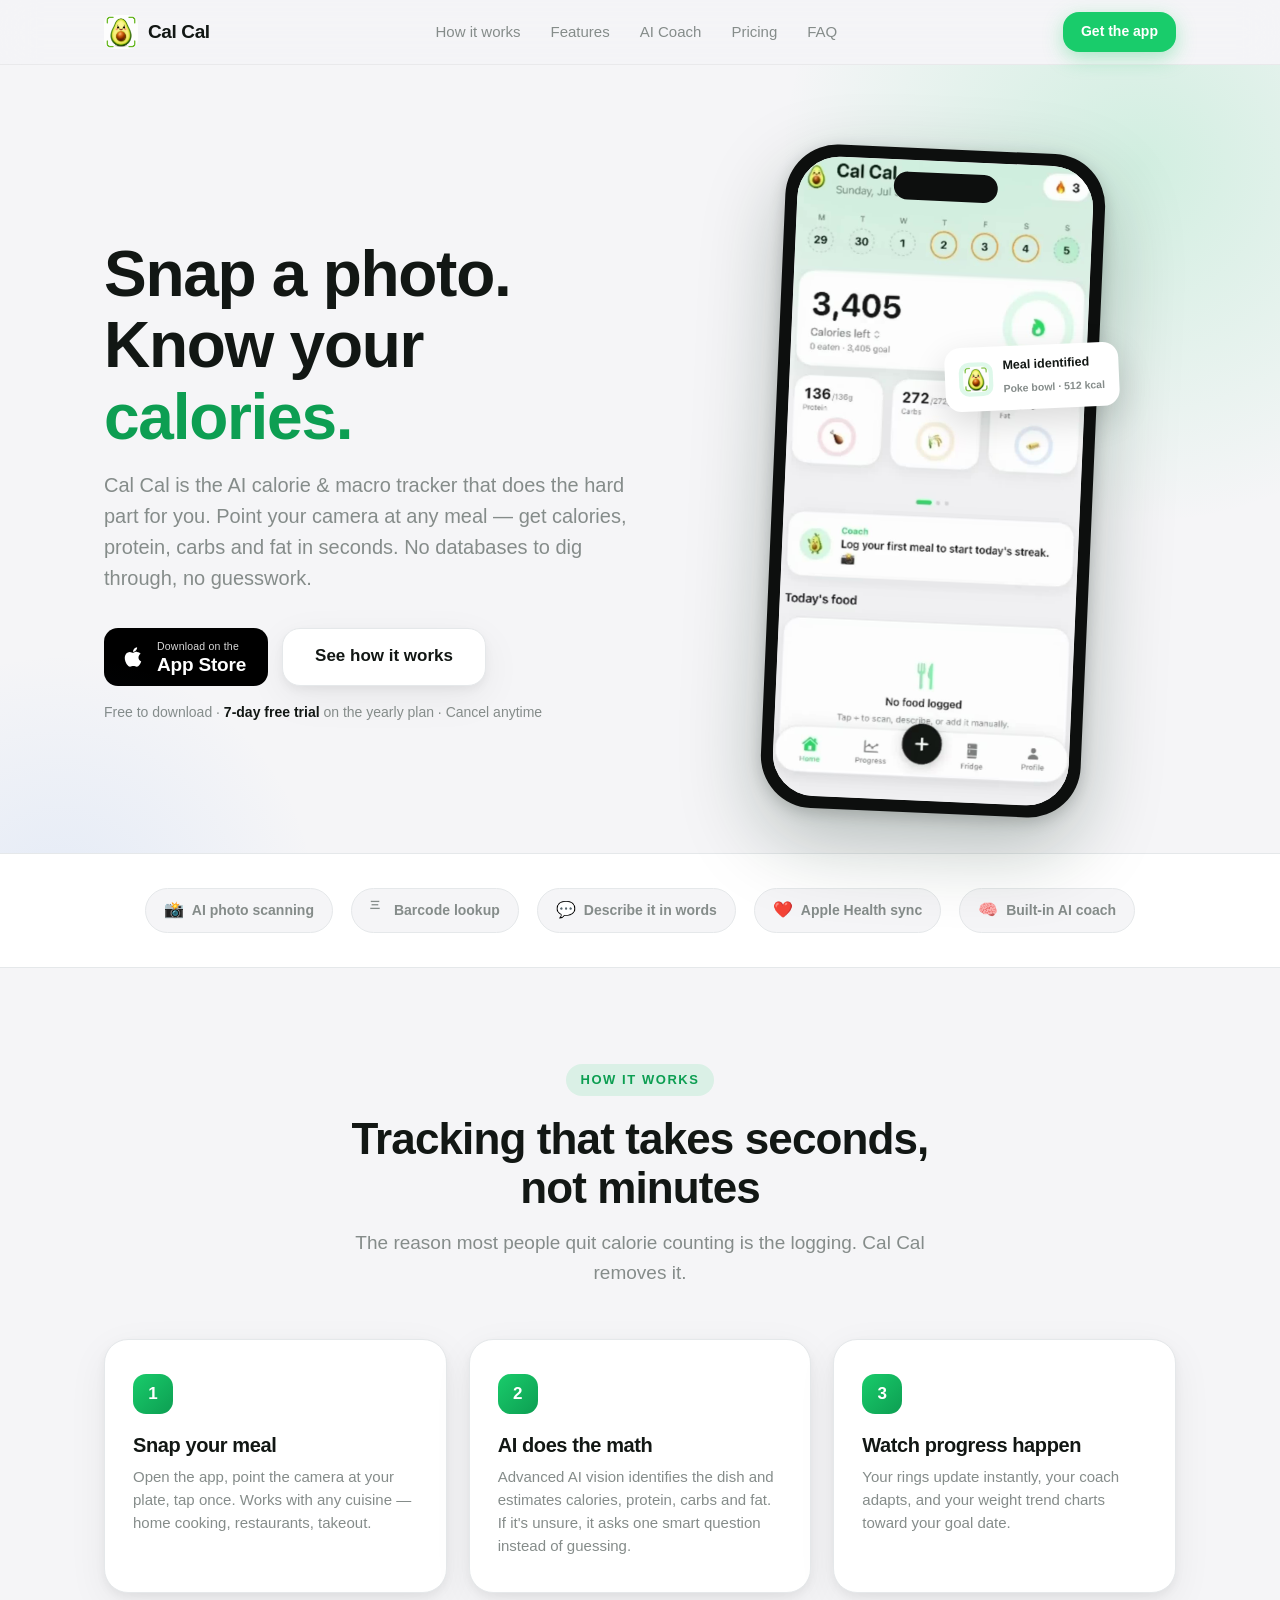
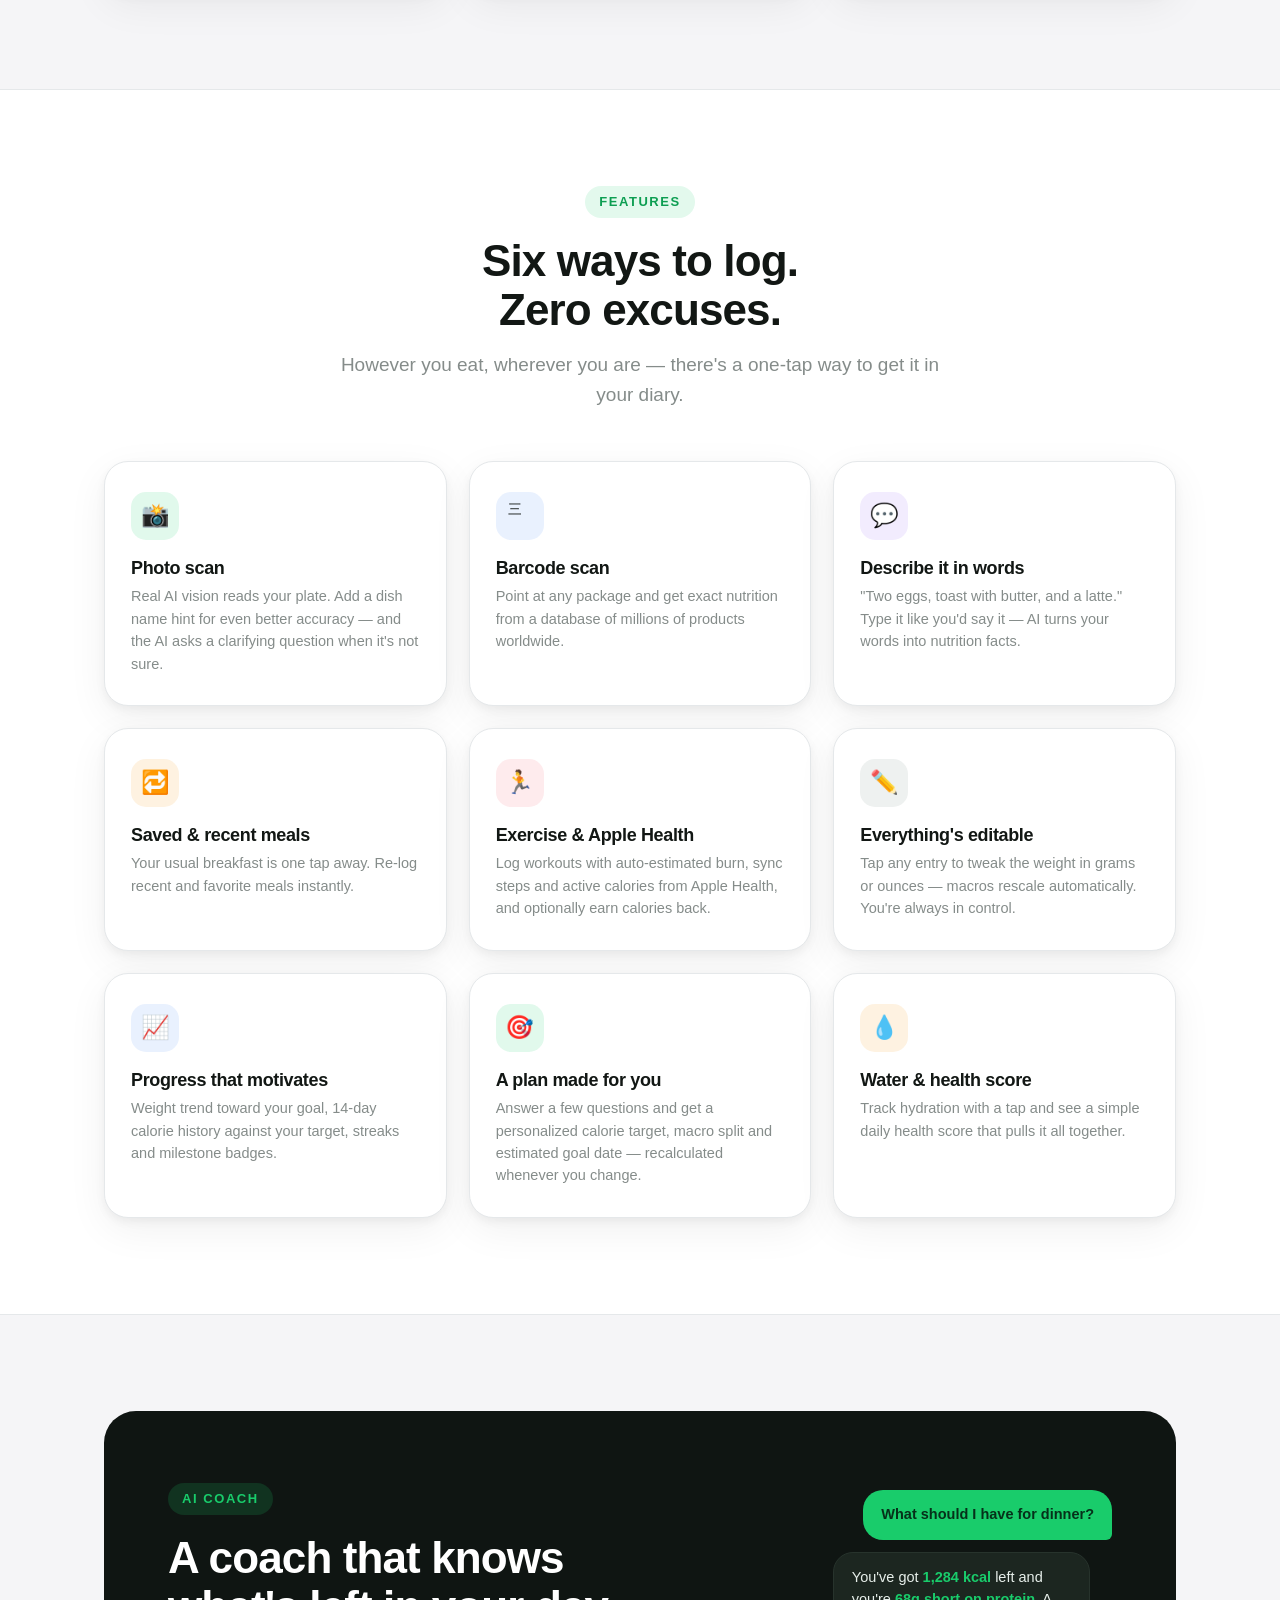
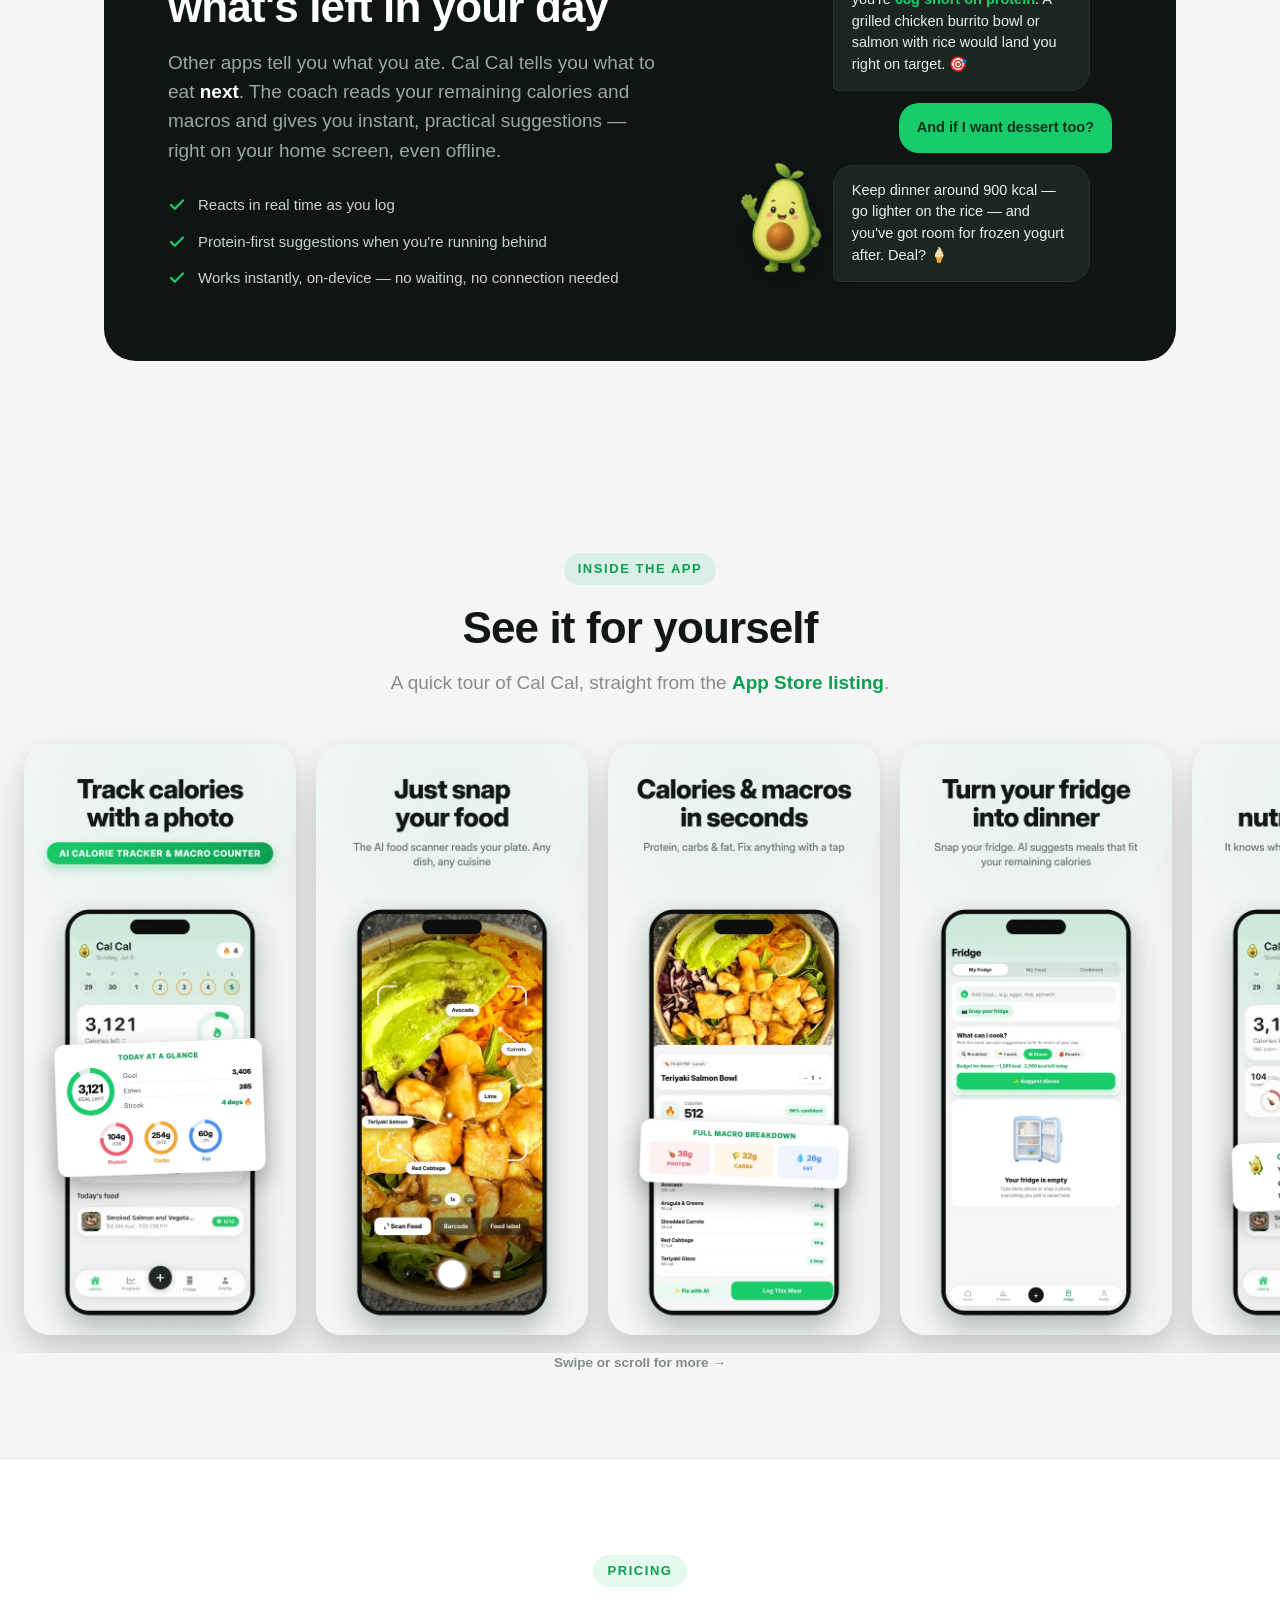
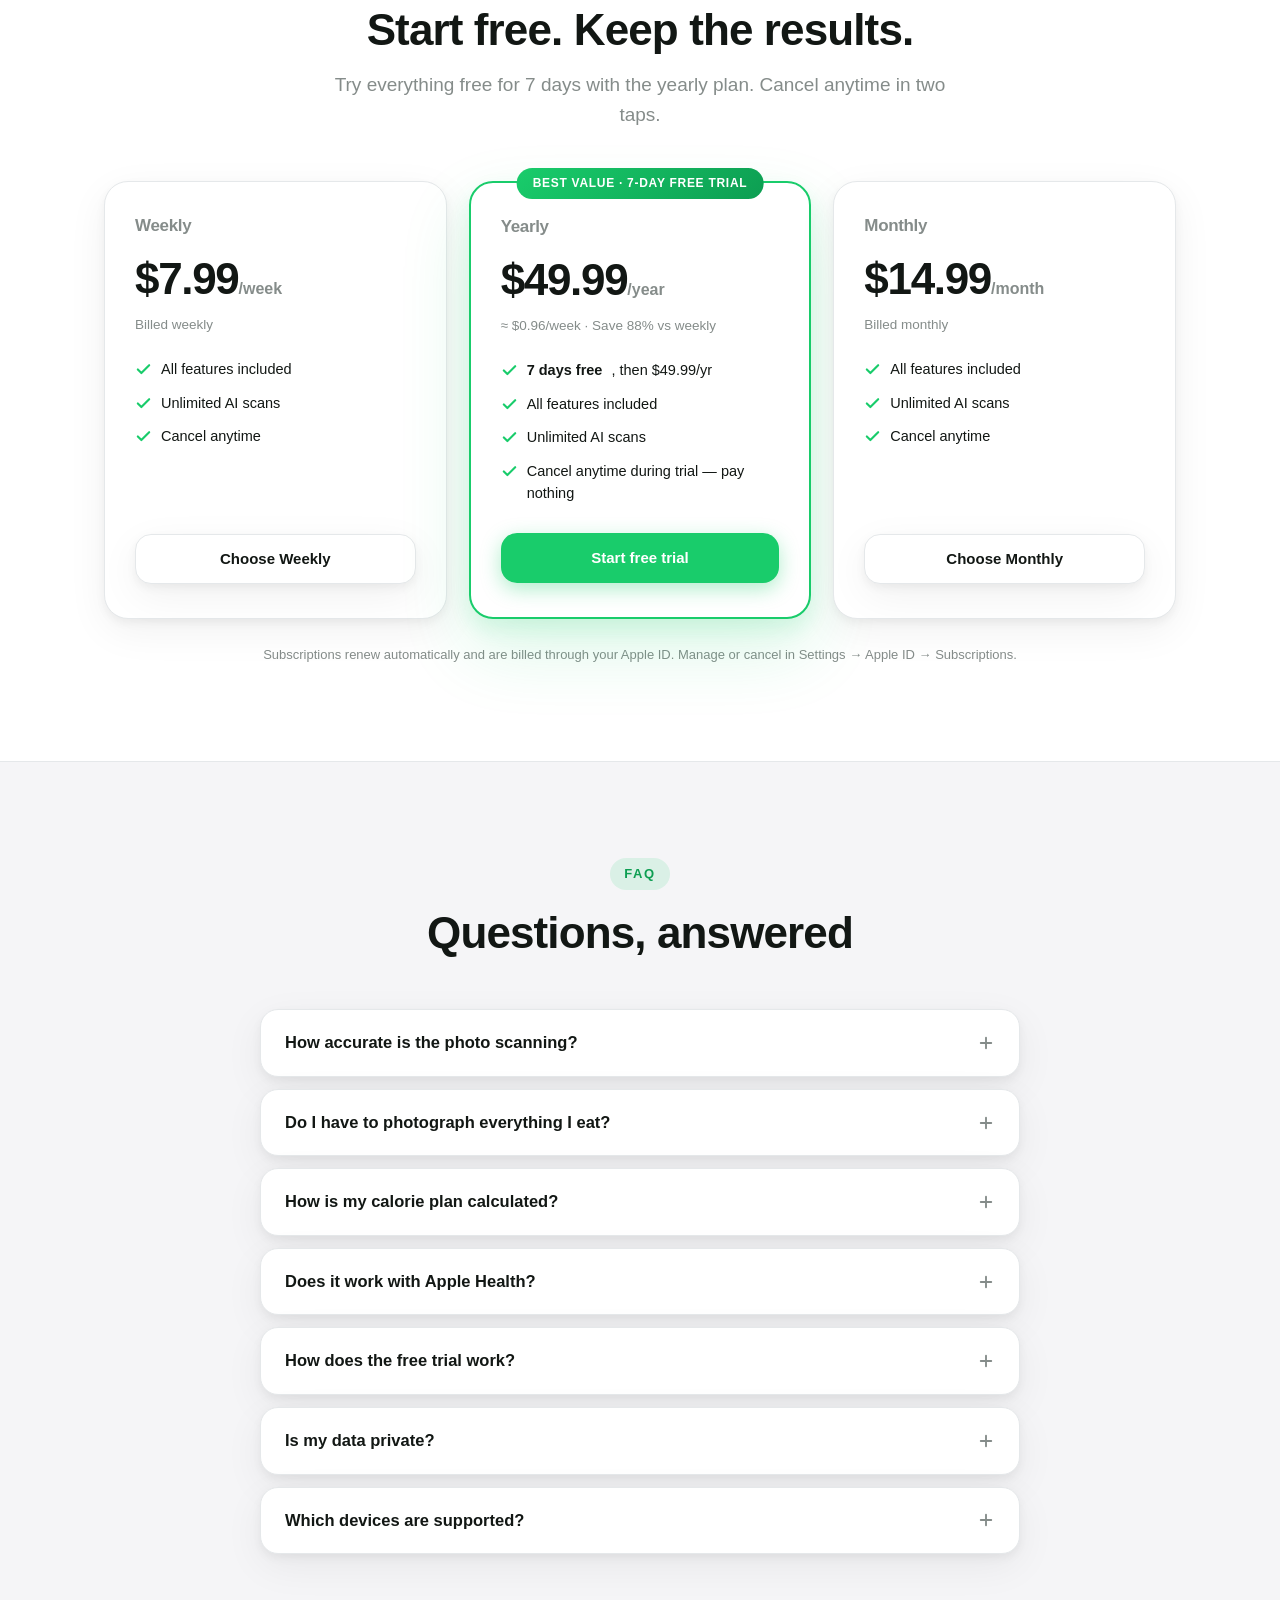
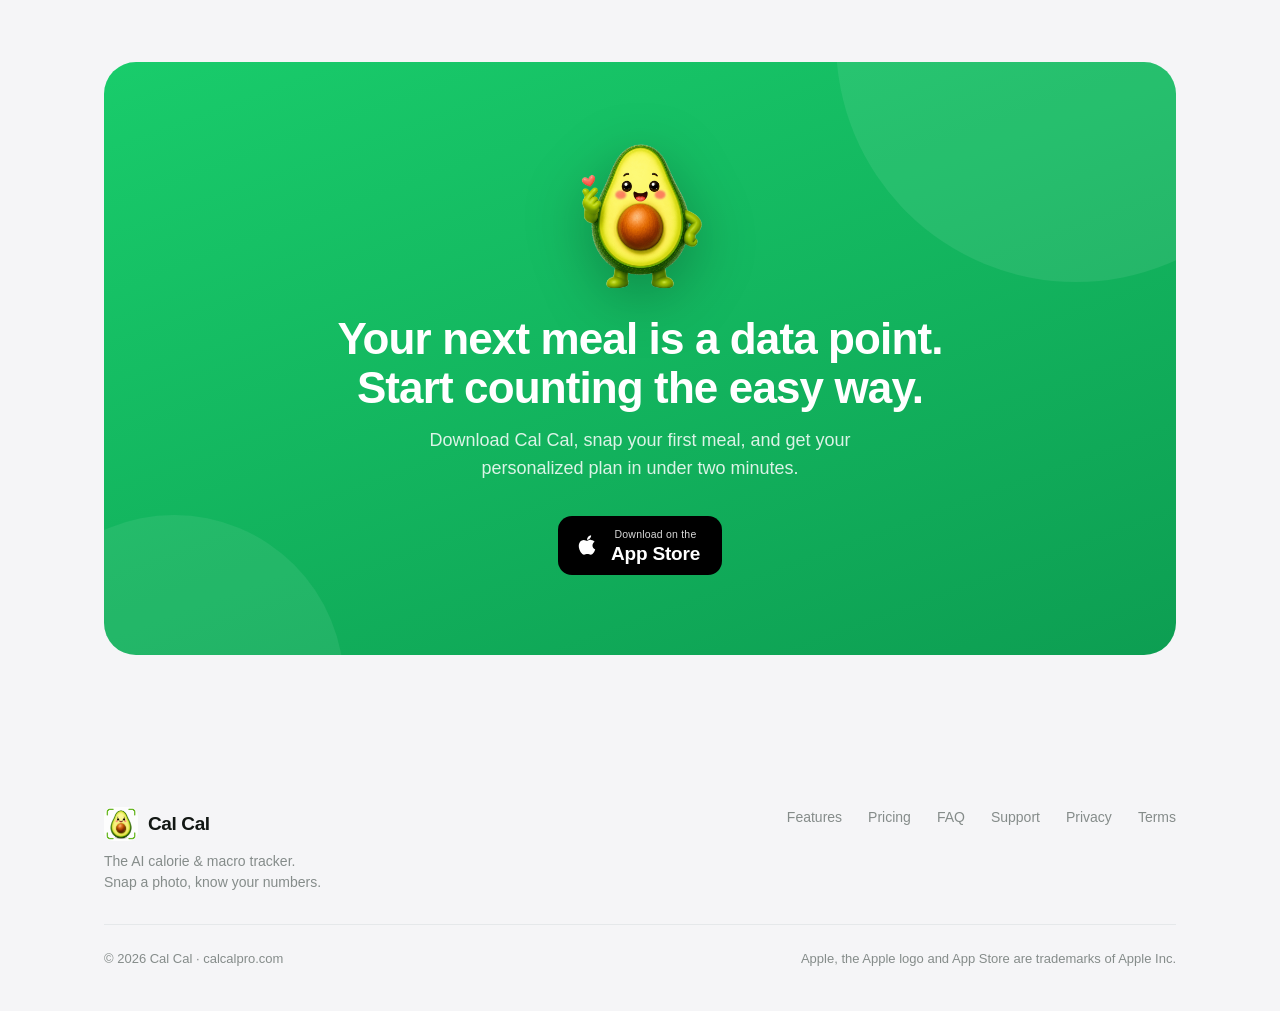
<file: index.html>
<!DOCTYPE html>
<html lang="en">
<head>
<meta charset="UTF-8">
<meta name="viewport" content="width=device-width, initial-scale=1.0">
<title>Cal Cal — Snap a photo. Know your calories.</title>
<meta name="description" content="Cal Cal is the AI calorie & macro tracker. Snap a photo of your meal and get calories, protein, carbs and fat in seconds. Barcode scanning, AI coach, progress charts and Apple Health.">
<link rel="canonical" href="https://calcalpro.com/">
<meta property="og:title" content="Cal Cal — Snap a photo. Know your calories.">
<meta property="og:description" content="The AI calorie & macro tracker. Point your camera at any meal and get calories and macros in seconds.">
<meta property="og:url" content="https://calcalpro.com/">
<meta property="og:type" content="website">
<meta property="og:image" content="https://calcalpro.com/img/og.png">
<meta name="twitter:card" content="summary_large_image">
<meta name="twitter:image" content="https://calcalpro.com/img/og.png">
<meta name="theme-color" content="#19CC6B">
<meta name="apple-itunes-app" content="app-id=6787576503">
<link rel="icon" type="image/png" href="img/favicon.png">
<link rel="apple-touch-icon" href="img/apple-touch-icon.png">
<script type="application/ld+json">
{
  "@context": "https://schema.org",
  "@type": "MobileApplication",
  "name": "Cal Cal: AI Calorie Counter",
  "operatingSystem": "iOS 17.0 or later",
  "applicationCategory": "HealthApplication",
  "url": "https://calcalpro.com/",
  "installUrl": "https://apps.apple.com/us/app/cal-cal-ai-calorie-counter/id6787576503",
  "image": "https://calcalpro.com/img/og.png",
  "description": "Cal Cal is the AI calorie and macro tracker. Snap a photo of your meal and get calories, protein, carbs and fat in seconds.",
  "offers": {
    "@type": "Offer",
    "price": "0",
    "priceCurrency": "USD"
  }
}
</script>
<style>
  :root{
    --accent:#19CC6B; --accent-dark:#0D9E52;
    --protein:#F2596B; --carbs:#F7A32E; --fat:#4D8FF2;
    --bg:#F5F5F7; --card:#FFFFFF;
    --ink:#121714; --ink-2:#858C8A; --hairline:#E5E8EA;
    --radius:24px;
    --shadow:0 4px 10px rgba(0,0,0,.05), 0 12px 40px rgba(0,0,0,.06);
    --font:-apple-system,BlinkMacSystemFont,"SF Pro Display","Segoe UI",Roboto,Inter,Helvetica,Arial,sans-serif;
  }
  *{margin:0;padding:0;box-sizing:border-box}
  html{scroll-behavior:smooth;-webkit-text-size-adjust:100%}
  body{font-family:var(--font);background:var(--bg);color:var(--ink);line-height:1.55;overflow-x:hidden}
  img,svg{display:block;max-width:100%}
  a{color:inherit;text-decoration:none}
  .wrap{max-width:1120px;margin:0 auto;padding:0 24px}
  section{padding:96px 0}
  h1,h2,h3{letter-spacing:-.02em;line-height:1.12}
  h2{font-size:clamp(30px,4.4vw,44px);font-weight:800}
  .kicker{display:inline-block;font-size:13px;font-weight:700;letter-spacing:.12em;text-transform:uppercase;color:var(--accent-dark);background:rgba(25,204,107,.12);padding:6px 14px;border-radius:999px;margin-bottom:18px}
  .sub{font-size:19px;color:var(--ink-2);max-width:640px;margin-top:16px}
  .center{text-align:center}
  .center .sub{margin-left:auto;margin-right:auto}

  /* ---------- header ---------- */
  header{position:sticky;top:0;z-index:50;background:rgba(245,245,247,.82);backdrop-filter:saturate(180%) blur(18px);-webkit-backdrop-filter:saturate(180%) blur(18px);border-bottom:1px solid rgba(0,0,0,.05)}
  .nav{display:flex;align-items:center;justify-content:space-between;height:64px}
  .logo{display:flex;align-items:center;gap:10px;font-weight:800;font-size:19px;letter-spacing:-.02em}
  .logo img{width:34px;height:34px;border-radius:9px}
  .nav-links{display:flex;gap:30px;font-size:15px;font-weight:500;color:var(--ink-2)}
  .nav-links a:hover{color:var(--ink)}
  .btn{display:inline-flex;align-items:center;justify-content:center;gap:8px;font-weight:600;border-radius:16px;cursor:pointer;transition:transform .15s ease,box-shadow .15s ease,background .15s ease;border:0}
  .btn:active{transform:scale(.97)}
  .btn-primary{background:var(--accent);color:#fff;box-shadow:0 6px 20px rgba(25,204,107,.35)}
  .btn-primary:hover{background:var(--accent-dark)}
  .btn-nav{height:40px;padding:0 18px;font-size:14px}
  .btn-big{height:58px;padding:0 32px;font-size:17px;border-radius:18px}
  .btn-ghost{background:#fff;color:var(--ink);border:1px solid var(--hairline);box-shadow:var(--shadow)}
  .btn-ghost:hover{border-color:#d5d9db}
  @media(max-width:760px){.nav-links{display:none}}

  /* ---------- hero ---------- */
  .hero{padding:84px 0 40px;position:relative}
  .hero .wrap{display:grid;grid-template-columns:1.05fr .95fr;gap:48px;align-items:center}
  .hero h1{font-size:clamp(40px,6vw,64px);font-weight:800}
  .hero h1 em{font-style:normal;color:var(--accent-dark);position:relative;white-space:nowrap}
  .hero .sub{font-size:20px}
  .hero-ctas{display:flex;gap:14px;margin-top:34px;flex-wrap:wrap;align-items:center}
  .hero-note{margin-top:16px;font-size:14px;color:var(--ink-2)}
  .hero-note strong{color:var(--ink)}
  .hero-bg{position:absolute;inset:0;pointer-events:none;overflow:hidden}
  .hero-bg::before{content:"";position:absolute;width:720px;height:720px;right:-220px;top:-260px;border-radius:50%;background:radial-gradient(closest-side,rgba(25,204,107,.16),transparent)}
  .hero-bg::after{content:"";position:absolute;width:520px;height:520px;left:-200px;bottom:-320px;border-radius:50%;background:radial-gradient(closest-side,rgba(77,143,242,.10),transparent)}
  @media(max-width:900px){.hero .wrap{grid-template-columns:1fr;gap:56px}.hero{padding-top:56px}}

  /* app store badge */
  .store-badge{display:inline-flex;align-items:center;gap:11px;background:#000;color:#fff;border-radius:14px;padding:10px 22px 10px 16px;transition:transform .15s ease,opacity .15s ease}
  .store-badge:hover{opacity:.85}
  .store-badge:active{transform:scale(.97)}
  .store-badge .apple{width:26px;height:26px}
  .store-badge small{display:block;font-size:10.5px;font-weight:400;opacity:.85;letter-spacing:.02em}
  .store-badge b{display:block;font-size:19px;font-weight:600;letter-spacing:-.01em;line-height:1.15}

  /* ---------- phone mockup ---------- */
  .phone-scene{display:flex;justify-content:center;perspective:1200px}
  .phone{width:320px;background:#0d0f0e;border-radius:52px;padding:12px;box-shadow:0 30px 80px rgba(10,40,25,.28),0 4px 16px rgba(0,0,0,.18);transform:rotate(2.5deg)}
  .screen{background:var(--bg);border-radius:42px;overflow:hidden;position:relative;height:640px}
  .notch{position:absolute;top:12px;left:50%;transform:translateX(-50%);width:104px;height:28px;background:#0d0f0e;border-radius:16px;z-index:5}
  .scr-video{position:absolute;inset:0;width:100%;height:100%;object-fit:cover;object-position:center top}
  .scan-chip{position:absolute;top:196px;right:-26px;background:#fff;border-radius:16px;box-shadow:0 12px 34px rgba(0,0,0,.14);padding:10px 14px;display:flex;gap:10px;align-items:center;transform:rotate(-2.5deg);animation:float 5s ease-in-out infinite}
  .scan-chip .ico{width:34px;height:34px;border-radius:10px;background:rgba(25,204,107,.14);display:flex;align-items:center;justify-content:center;font-size:17px}
  .scan-chip b{font-size:12.5px;display:block}
  .scan-chip small{font-size:10.5px;color:var(--ink-2);font-weight:600}
  @keyframes float{0%,100%{transform:rotate(-2.5deg) translateY(0)}50%{transform:rotate(-2.5deg) translateY(-9px)}}
  @media(max-width:380px){.phone{width:290px}.screen{height:600px}}

  /* ---------- logos strip ---------- */
  .strip{padding:34px 0;border-top:1px solid var(--hairline);border-bottom:1px solid var(--hairline);background:#fff}
  .strip .wrap{display:flex;gap:18px;justify-content:center;flex-wrap:wrap}
  .pill{display:flex;align-items:center;gap:8px;font-size:14px;font-weight:600;color:var(--ink-2);background:var(--bg);border:1px solid var(--hairline);border-radius:999px;padding:9px 18px}
  .pill span{font-size:16px}

  /* ---------- how it works ---------- */
  .steps{display:grid;grid-template-columns:repeat(3,1fr);gap:22px;margin-top:52px}
  .step{background:var(--card);border:1px solid var(--hairline);border-radius:var(--radius);padding:34px 28px;box-shadow:var(--shadow);position:relative}
  .step .num{width:40px;height:40px;border-radius:13px;background:linear-gradient(135deg,var(--accent),var(--accent-dark));color:#fff;font-weight:800;font-size:17px;display:flex;align-items:center;justify-content:center;margin-bottom:20px}
  .step h3{font-size:20px;margin-bottom:8px}
  .step p{color:var(--ink-2);font-size:15px}
  @media(max-width:820px){.steps{grid-template-columns:1fr}}

  /* ---------- features ---------- */
  .feat-grid{display:grid;grid-template-columns:repeat(3,1fr);gap:22px;margin-top:52px}
  .feat{background:var(--card);border:1px solid var(--hairline);border-radius:var(--radius);padding:30px 26px;box-shadow:var(--shadow);transition:transform .25s ease,box-shadow .25s ease}
  .feat:hover{transform:translateY(-4px);box-shadow:0 10px 18px rgba(0,0,0,.06),0 24px 60px rgba(0,0,0,.09)}
  .feat .ico{width:48px;height:48px;border-radius:15px;display:flex;align-items:center;justify-content:center;font-size:23px;margin-bottom:18px}
  .feat h3{font-size:18px;margin-bottom:7px}
  .feat p{color:var(--ink-2);font-size:14.5px}
  .t-green{background:rgba(25,204,107,.13)} .t-red{background:rgba(242,89,107,.12)} .t-amber{background:rgba(247,163,46,.14)} .t-blue{background:rgba(77,143,242,.12)} .t-purple{background:rgba(148,102,242,.12)} .t-gray{background:#EEF1F0}
  @media(max-width:900px){.feat-grid{grid-template-columns:repeat(2,1fr)}}
  @media(max-width:600px){.feat-grid{grid-template-columns:1fr}}

  /* ---------- coach ---------- */
  .coach{background:#0F1512;border-radius:32px;color:#fff;overflow:hidden}
  .coach-inner{display:grid;grid-template-columns:1.1fr .9fr;gap:48px;align-items:center;padding:72px 64px}
  .coach h2{color:#fff}
  .coach .sub{color:#9BA8A1}
  .coach .kicker{background:rgba(25,204,107,.16);color:var(--accent)}
  .chat-scene{display:flex;align-items:flex-end;gap:0}
  .chat-scene .mascot{width:150px;flex:none;margin-right:-26px;margin-bottom:-14px;z-index:2;filter:drop-shadow(0 12px 24px rgba(0,0,0,.35))}
  .chat{display:flex;flex-direction:column;gap:12px;flex:1}
  @media(max-width:520px){.chat-scene .mascot{width:104px;margin-right:-18px}}
  .bubble{max-width:92%;padding:14px 18px;border-radius:20px;font-size:14.5px;line-height:1.5}
  .bubble.ai{background:#1C2620;border:1px solid #27332C;border-bottom-left-radius:6px;color:#E7EFEA}
  .bubble.ai b{color:var(--accent)}
  .bubble.me{background:var(--accent);color:#06301A;font-weight:600;align-self:flex-end;border-bottom-right-radius:6px}
  .coach-list{margin-top:28px;display:flex;flex-direction:column;gap:13px}
  .coach-li{display:flex;gap:12px;align-items:flex-start;font-size:15px;color:#C9D4CE}
  .coach-li svg{flex:none;margin-top:3px}
  @media(max-width:900px){.coach-inner{grid-template-columns:1fr;padding:48px 30px}}

  /* ---------- screenshots gallery ---------- */
  .gallery{padding:96px 0 84px}
  .gallery-row{display:flex;gap:20px;overflow-x:auto;scroll-snap-type:x mandatory;padding:46px 24px 18px;
    -webkit-overflow-scrolling:touch;scrollbar-width:none}
  .gallery-row::-webkit-scrollbar{display:none}
  .gallery-row .shot{flex:0 0 auto;width:272px;scroll-snap-align:center;border-radius:26px;
    box-shadow:0 10px 22px rgba(0,0,0,.10), 0 30px 60px rgba(0,0,0,.10);transition:transform .25s ease}
  .gallery-row .shot:hover{transform:translateY(-6px)}
  .gallery-hint{text-align:center;font-size:13.5px;color:var(--ink-2);font-weight:600}
  @media(max-width:600px){.gallery-row .shot{width:236px}}

  /* ---------- pricing ---------- */
  .plans{display:grid;grid-template-columns:repeat(3,1fr);gap:22px;margin-top:52px;align-items:stretch}
  .plan{background:var(--card);border:1px solid var(--hairline);border-radius:var(--radius);padding:34px 30px;box-shadow:var(--shadow);display:flex;flex-direction:column;position:relative}
  .plan.hot{border:2px solid var(--accent);box-shadow:0 10px 20px rgba(25,204,107,.12),0 30px 70px rgba(25,204,107,.16)}
  .plan .tag{position:absolute;top:-15px;left:50%;transform:translateX(-50%);background:linear-gradient(135deg,var(--accent),var(--accent-dark));color:#fff;font-size:12px;font-weight:700;letter-spacing:.06em;padding:6px 16px;border-radius:999px;white-space:nowrap}
  .plan h3{font-size:17px;color:var(--ink-2);font-weight:600}
  .price{font-size:44px;font-weight:800;letter-spacing:-.03em;margin:10px 0 2px}
  .price small{font-size:16px;font-weight:600;color:var(--ink-2);letter-spacing:0}
  .per{font-size:13.5px;color:var(--ink-2);margin-bottom:22px}
  .plan ul{list-style:none;display:flex;flex-direction:column;gap:11px;font-size:14.5px;margin-bottom:28px}
  .plan li{display:flex;gap:9px;align-items:flex-start}
  .plan li svg{flex:none;margin-top:3px}
  .plan .btn{margin-top:auto;width:100%;height:50px;font-size:15px}
  .fineprint{margin-top:26px;font-size:13px;color:var(--ink-2);text-align:center}
  @media(max-width:860px){.plans{grid-template-columns:1fr;max-width:420px;margin-left:auto;margin-right:auto}}

  /* ---------- faq ---------- */
  .faq{max-width:760px;margin:52px auto 0}
  details{background:var(--card);border:1px solid var(--hairline);border-radius:18px;margin-bottom:12px;box-shadow:var(--shadow);overflow:hidden}
  summary{list-style:none;cursor:pointer;padding:20px 24px;font-weight:700;font-size:16.5px;display:flex;justify-content:space-between;align-items:center;gap:16px}
  summary::-webkit-details-marker{display:none}
  summary .chev{flex:none;transition:transform .25s ease;color:var(--ink-2)}
  details[open] summary .chev{transform:rotate(45deg)}
  details .a{padding:0 24px 20px;color:var(--ink-2);font-size:15px}

  /* ---------- final cta ---------- */
  .final{background:linear-gradient(160deg,var(--accent) 0%,var(--accent-dark) 100%);border-radius:32px;color:#fff;text-align:center;padding:80px 32px;position:relative;overflow:hidden}
  .final::before{content:"";position:absolute;width:480px;height:480px;border-radius:50%;background:rgba(255,255,255,.08);top:-260px;right:-140px}
  .final::after{content:"";position:absolute;width:340px;height:340px;border-radius:50%;background:rgba(255,255,255,.07);bottom:-200px;left:-100px}
  .final h2{color:#fff;position:relative}
  .final p{color:rgba(255,255,255,.85);font-size:18px;margin:14px auto 34px;max-width:520px;position:relative}
  .final .store-badge{position:relative}

  /* ---------- footer ---------- */
  footer{padding:56px 0 42px;color:var(--ink-2);font-size:14px}
  .foot{display:flex;justify-content:space-between;gap:28px;flex-wrap:wrap;align-items:flex-start}
  .foot .logo{color:var(--ink)}
  .foot-links{display:flex;gap:26px;flex-wrap:wrap}
  .foot-links a:hover{color:var(--ink)}
  .copyright{margin-top:30px;padding-top:24px;border-top:1px solid var(--hairline);display:flex;justify-content:space-between;gap:12px;flex-wrap:wrap;font-size:13px}

  /* ---------- reveal ---------- */
  .reveal{opacity:0;transform:translateY(26px);transition:opacity .7s ease,transform .7s ease}
  .reveal.in{opacity:1;transform:none}
  @media(prefers-reduced-motion:reduce){
    .reveal{opacity:1;transform:none;transition:none}
    .scan-chip{animation:none}
    html{scroll-behavior:auto}
  }
</style>
</head>
<body>

<header>
  <div class="wrap nav">
    <a class="logo" href="#top" aria-label="Cal Cal home">
      <img src="img/logo.png" alt="" width="34" height="34">
      Cal Cal
    </a>
    <nav class="nav-links" aria-label="Main">
      <a href="#how">How it works</a>
      <a href="#features">Features</a>
      <a href="#coach">AI Coach</a>
      <a href="#pricing">Pricing</a>
      <a href="#faq">FAQ</a>
    </nav>
    <a class="btn btn-primary btn-nav" href="https://apps.apple.com/us/app/cal-cal-ai-calorie-counter/id6787576503" rel="noopener">Get the app</a>
  </div>
</header>

<!-- ================= HERO ================= -->
<section class="hero" id="top">
  <div class="hero-bg" aria-hidden="true"></div>
  <div class="wrap">
    <div>
      <h1>Snap a photo.<br>Know your <em>calories.</em></h1>
      <p class="sub">Cal Cal is the AI calorie &amp; macro tracker that does the hard part for you. Point your camera at any meal — get calories, protein, carbs and fat in seconds. No databases to dig through, no guesswork.</p>
      <div class="hero-ctas">
        <a class="store-badge" href="https://apps.apple.com/us/app/cal-cal-ai-calorie-counter/id6787576503" rel="noopener" aria-label="Download on the App Store">
          <svg class="apple" viewBox="0 0 24 24" fill="currentColor" aria-hidden="true"><path d="M17.05 20.28c-.98.95-2.05.8-3.08.35-1.09-.46-2.09-.48-3.24 0-1.44.62-2.2.44-3.06-.35C2.79 15.25 3.51 7.59 9.05 7.31c1.35.07 2.29.74 3.08.8 1.18-.24 2.31-.93 3.57-.84 1.51.12 2.65.72 3.4 1.8-3.12 1.87-2.38 5.98.48 7.13-.57 1.5-1.31 2.99-2.53 4.08ZM12.03 7.25c-.15-2.23 1.66-4.07 3.74-4.25.29 2.58-2.34 4.5-3.74 4.25Z"/></svg>
          <span><small>Download on the</small><b>App Store</b></span>
        </a>
        <a class="btn btn-ghost btn-big" href="#how">See how it works</a>
      </div>
      <p class="hero-note">Free to download · <strong>7-day free trial</strong> on the yearly plan · Cancel anytime</p>
    </div>

    <div class="phone-scene reveal">
      <div style="position:relative">
        <div class="phone" aria-hidden="true">
          <div class="screen">
            <video class="scr-video" src="img/demo.mp4" poster="img/demo-poster.jpg" autoplay muted loop playsinline></video>
            <div class="notch"></div>
          </div>
        </div>
        <div class="scan-chip">
          <div class="ico"><img src="img/favicon.png" alt="" width="26" height="26" style="width:26px;height:26px;border-radius:7px"></div>
          <div><b>Meal identified</b><small>Poke bowl · 512 kcal</small></div>
        </div>
      </div>
    </div>
  </div>
</section>

<!-- ================= STRIP ================= -->
<div class="strip">
  <div class="wrap">
    <div class="pill"><span>📸</span> AI photo scanning</div>
    <div class="pill"><span>㆔</span> Barcode lookup</div>
    <div class="pill"><span>💬</span> Describe it in words</div>
    <div class="pill"><span>❤️</span> Apple Health sync</div>
    <div class="pill"><span>🧠</span> Built-in AI coach</div>
  </div>
</div>

<!-- ================= VIDEO (uncomment when the demo video is uploaded to img/demo.mp4) =================
<section id="video" style="padding-bottom:0">
  <div class="wrap center">
    <span class="kicker">See it in action</span>
    <h2>Watch a meal get logged in seconds</h2>
    <video controls playsinline preload="metadata" style="width:100%;max-width:860px;border-radius:24px;box-shadow:var(--shadow);margin-top:44px;border:1px solid var(--hairline)">
      <source src="img/demo.mp4" type="video/mp4">
    </video>
  </div>
</section>
-->

<!-- ================= HOW ================= -->
<section id="how">
  <div class="wrap center">
    <span class="kicker">How it works</span>
    <h2>Tracking that takes seconds,<br>not minutes</h2>
    <p class="sub">The reason most people quit calorie counting is the logging. Cal Cal removes it.</p>
    <div class="steps">
      <div class="step reveal" style="text-align:left">
        <div class="num">1</div>
        <h3>Snap your meal</h3>
        <p>Open the app, point the camera at your plate, tap once. Works with any cuisine — home cooking, restaurants, takeout.</p>
      </div>
      <div class="step reveal" style="text-align:left;transition-delay:.1s">
        <div class="num">2</div>
        <h3>AI does the math</h3>
        <p>Advanced AI vision identifies the dish and estimates calories, protein, carbs and fat. If it's unsure, it asks one smart question instead of guessing.</p>
      </div>
      <div class="step reveal" style="text-align:left;transition-delay:.2s">
        <div class="num">3</div>
        <h3>Watch progress happen</h3>
        <p>Your rings update instantly, your coach adapts, and your weight trend charts toward your goal date.</p>
      </div>
    </div>
  </div>
</section>

<!-- ================= FEATURES ================= -->
<section id="features" style="background:#fff;border-top:1px solid var(--hairline);border-bottom:1px solid var(--hairline)">
  <div class="wrap center">
    <span class="kicker">Features</span>
    <h2>Six ways to log.<br>Zero excuses.</h2>
    <p class="sub">However you eat, wherever you are — there's a one-tap way to get it in your diary.</p>
    <div class="feat-grid" style="text-align:left">
      <div class="feat reveal"><div class="ico t-green">📸</div><h3>Photo scan</h3><p>Real AI vision reads your plate. Add a dish name hint for even better accuracy — and the AI asks a clarifying question when it's not sure.</p></div>
      <div class="feat reveal" style="transition-delay:.05s"><div class="ico t-blue">㆔</div><h3>Barcode scan</h3><p>Point at any package and get exact nutrition from a database of millions of products worldwide.</p></div>
      <div class="feat reveal" style="transition-delay:.1s"><div class="ico t-purple">💬</div><h3>Describe it in words</h3><p>"Two eggs, toast with butter, and a latte." Type it like you'd say it — AI turns your words into nutrition facts.</p></div>
      <div class="feat reveal"><div class="ico t-amber">🔁</div><h3>Saved &amp; recent meals</h3><p>Your usual breakfast is one tap away. Re-log recent and favorite meals instantly.</p></div>
      <div class="feat reveal" style="transition-delay:.05s"><div class="ico t-red">🏃</div><h3>Exercise &amp; Apple Health</h3><p>Log workouts with auto-estimated burn, sync steps and active calories from Apple Health, and optionally earn calories back.</p></div>
      <div class="feat reveal" style="transition-delay:.1s"><div class="ico t-gray">✏️</div><h3>Everything's editable</h3><p>Tap any entry to tweak the weight in grams or ounces — macros rescale automatically. You're always in control.</p></div>
      <div class="feat reveal"><div class="ico t-blue">📈</div><h3>Progress that motivates</h3><p>Weight trend toward your goal, 14-day calorie history against your target, streaks and milestone badges.</p></div>
      <div class="feat reveal" style="transition-delay:.05s"><div class="ico t-green">🎯</div><h3>A plan made for you</h3><p>Answer a few questions and get a personalized calorie target, macro split and estimated goal date — recalculated whenever you change.</p></div>
      <div class="feat reveal" style="transition-delay:.1s"><div class="ico t-amber">💧</div><h3>Water &amp; health score</h3><p>Track hydration with a tap and see a simple daily health score that pulls it all together.</p></div>
    </div>
  </div>
</section>

<!-- ================= COACH ================= -->
<section id="coach">
  <div class="wrap">
    <div class="coach reveal">
      <div class="coach-inner">
        <div>
          <span class="kicker">AI Coach</span>
          <h2>A coach that knows what's left in your day</h2>
          <p class="sub">Other apps tell you what you ate. Cal Cal tells you what to eat <b style="color:#fff">next</b>. The coach reads your remaining calories and macros and gives you instant, practical suggestions — right on your home screen, even offline.</p>
          <div class="coach-list">
            <div class="coach-li"><svg width="18" height="18" viewBox="0 0 24 24" fill="none" stroke="#19CC6B" stroke-width="3" stroke-linecap="round" stroke-linejoin="round"><path d="M20 6 9 17l-5-5"/></svg>Reacts in real time as you log</div>
            <div class="coach-li"><svg width="18" height="18" viewBox="0 0 24 24" fill="none" stroke="#19CC6B" stroke-width="3" stroke-linecap="round" stroke-linejoin="round"><path d="M20 6 9 17l-5-5"/></svg>Protein-first suggestions when you're running behind</div>
            <div class="coach-li"><svg width="18" height="18" viewBox="0 0 24 24" fill="none" stroke="#19CC6B" stroke-width="3" stroke-linecap="round" stroke-linejoin="round"><path d="M20 6 9 17l-5-5"/></svg>Works instantly, on-device — no waiting, no connection needed</div>
          </div>
        </div>
        <div class="chat-scene" aria-hidden="true">
        <img class="mascot" src="img/coach.png" alt="">
        <div class="chat">
          <div class="bubble me">What should I have for dinner?</div>
          <div class="bubble ai">You've got <b>1,284 kcal</b> left and you're <b>68g short on protein</b>. A grilled chicken burrito bowl or salmon with rice would land you right on target. 🎯</div>
          <div class="bubble me">And if I want dessert too?</div>
          <div class="bubble ai">Keep dinner around 900 kcal — go lighter on the rice — and you've got room for frozen yogurt after. Deal? 🍦</div>
        </div>
        </div>
      </div>
    </div>
  </div>
</section>

<!-- ================= SCREENSHOTS ================= -->
<section class="gallery" id="screens">
  <div class="wrap center">
    <span class="kicker">Inside the app</span>
    <h2>See it for yourself</h2>
    <p class="sub">A quick tour of Cal Cal, straight from the <a href="https://apps.apple.com/us/app/cal-cal-ai-calorie-counter/id6787576503" rel="noopener" style="color:var(--accent-dark);font-weight:600">App Store listing</a>.</p>
  </div>
  <div class="gallery-row">
    <img class="shot" src="img/shots/shot_1.webp" alt="Cal Cal home screen: track calories with a photo" loading="lazy" width="272" height="591">
    <img class="shot" src="img/shots/shot_2.webp" alt="AI food scanner reading a bowl and naming each ingredient" loading="lazy" width="272" height="591">
    <img class="shot" src="img/shots/shot_3.webp" alt="Calories and macros result in seconds" loading="lazy" width="272" height="591">
    <img class="shot" src="img/shots/shot_4.webp" alt="Fridge feature: AI suggests dinner from what you have" loading="lazy" width="272" height="591">
    <img class="shot" src="img/shots/shot_5.webp" alt="Instant barcode scanner" loading="lazy" width="272" height="591">
    <img class="shot" src="img/shots/shot_6.webp" alt="Your AI nutrition coach" loading="lazy" width="272" height="591">
    <img class="shot" src="img/shots/shot_7.webp" alt="Weight progress and transformation" loading="lazy" width="272" height="591">
    <img class="shot" src="img/shots/shot_8.webp" alt="Water, steps, workouts and health score" loading="lazy" width="272" height="591">
    <img class="shot" src="img/shots/shot_9.webp" alt="Streaks, badges and milestones" loading="lazy" width="272" height="591">
    <img class="shot" src="img/shots/shot_10.webp" alt="Add food your way" loading="lazy" width="272" height="591">
  </div>
  <div class="gallery-hint">Swipe or scroll for more →</div>
</section>

<!-- ================= PRICING ================= -->
<section id="pricing" style="background:#fff;border-top:1px solid var(--hairline);border-bottom:1px solid var(--hairline)">
  <div class="wrap center">
    <span class="kicker">Pricing</span>
    <h2>Start free. Keep the results.</h2>
    <p class="sub">Try everything free for 7 days with the yearly plan. Cancel anytime in two taps.</p>
    <div class="plans" style="text-align:left">
      <div class="plan reveal">
        <h3>Weekly</h3>
        <div class="price">$7.99<small>/week</small></div>
        <div class="per">Billed weekly</div>
        <ul>
          <li><svg width="17" height="17" viewBox="0 0 24 24" fill="none" stroke="#19CC6B" stroke-width="3" stroke-linecap="round" stroke-linejoin="round"><path d="M20 6 9 17l-5-5"/></svg>All features included</li>
          <li><svg width="17" height="17" viewBox="0 0 24 24" fill="none" stroke="#19CC6B" stroke-width="3" stroke-linecap="round" stroke-linejoin="round"><path d="M20 6 9 17l-5-5"/></svg>Unlimited AI scans</li>
          <li><svg width="17" height="17" viewBox="0 0 24 24" fill="none" stroke="#19CC6B" stroke-width="3" stroke-linecap="round" stroke-linejoin="round"><path d="M20 6 9 17l-5-5"/></svg>Cancel anytime</li>
        </ul>
        <a class="btn btn-ghost" href="https://apps.apple.com/us/app/cal-cal-ai-calorie-counter/id6787576503" rel="noopener">Choose Weekly</a>
      </div>
      <div class="plan hot reveal" style="transition-delay:.08s">
        <div class="tag">BEST VALUE · 7-DAY FREE TRIAL</div>
        <h3>Yearly</h3>
        <div class="price">$49.99<small>/year</small></div>
        <div class="per">≈ $0.96/week · Save 88% vs weekly</div>
        <ul>
          <li><svg width="17" height="17" viewBox="0 0 24 24" fill="none" stroke="#19CC6B" stroke-width="3" stroke-linecap="round" stroke-linejoin="round"><path d="M20 6 9 17l-5-5"/></svg><b>7 days free</b>, then $49.99/yr</li>
          <li><svg width="17" height="17" viewBox="0 0 24 24" fill="none" stroke="#19CC6B" stroke-width="3" stroke-linecap="round" stroke-linejoin="round"><path d="M20 6 9 17l-5-5"/></svg>All features included</li>
          <li><svg width="17" height="17" viewBox="0 0 24 24" fill="none" stroke="#19CC6B" stroke-width="3" stroke-linecap="round" stroke-linejoin="round"><path d="M20 6 9 17l-5-5"/></svg>Unlimited AI scans</li>
          <li><svg width="17" height="17" viewBox="0 0 24 24" fill="none" stroke="#19CC6B" stroke-width="3" stroke-linecap="round" stroke-linejoin="round"><path d="M20 6 9 17l-5-5"/></svg>Cancel anytime during trial — pay nothing</li>
        </ul>
        <a class="btn btn-primary" href="https://apps.apple.com/us/app/cal-cal-ai-calorie-counter/id6787576503" rel="noopener">Start free trial</a>
      </div>
      <div class="plan reveal" style="transition-delay:.16s">
        <h3>Monthly</h3>
        <div class="price">$14.99<small>/month</small></div>
        <div class="per">Billed monthly</div>
        <ul>
          <li><svg width="17" height="17" viewBox="0 0 24 24" fill="none" stroke="#19CC6B" stroke-width="3" stroke-linecap="round" stroke-linejoin="round"><path d="M20 6 9 17l-5-5"/></svg>All features included</li>
          <li><svg width="17" height="17" viewBox="0 0 24 24" fill="none" stroke="#19CC6B" stroke-width="3" stroke-linecap="round" stroke-linejoin="round"><path d="M20 6 9 17l-5-5"/></svg>Unlimited AI scans</li>
          <li><svg width="17" height="17" viewBox="0 0 24 24" fill="none" stroke="#19CC6B" stroke-width="3" stroke-linecap="round" stroke-linejoin="round"><path d="M20 6 9 17l-5-5"/></svg>Cancel anytime</li>
        </ul>
        <a class="btn btn-ghost" href="https://apps.apple.com/us/app/cal-cal-ai-calorie-counter/id6787576503" rel="noopener">Choose Monthly</a>
      </div>
    </div>
    <p class="fineprint">Subscriptions renew automatically and are billed through your Apple ID. Manage or cancel in Settings → Apple ID → Subscriptions.</p>
  </div>
</section>

<!-- ================= FAQ ================= -->
<section id="faq">
  <div class="wrap center">
    <span class="kicker">FAQ</span>
    <h2>Questions, answered</h2>
    <div class="faq" style="text-align:left">
      <details>
        <summary>How accurate is the photo scanning? <svg class="chev" width="18" height="18" viewBox="0 0 24 24" fill="none" stroke="currentColor" stroke-width="2.5" stroke-linecap="round"><path d="M12 5v14M5 12h14"/></svg></summary>
        <div class="a">Cal Cal uses state-of-the-art AI vision to identify your food and estimate portions. You can add a short dish-name hint for better results, and when the AI isn't confident it asks you one clarifying question instead of silently guessing. Every value stays editable — adjust the weight in grams or ounces and the macros rescale automatically.</div>
      </details>
      <details>
        <summary>Do I have to photograph everything I eat? <svg class="chev" width="18" height="18" viewBox="0 0 24 24" fill="none" stroke="currentColor" stroke-width="2.5" stroke-linecap="round"><path d="M12 5v14M5 12h14"/></svg></summary>
        <div class="a">No — photos are just the fastest option. You can also scan a barcode, describe your meal in plain words, re-log a saved or recent meal in one tap, or type it in manually. Six ways to log, so there's always one that fits the moment.</div>
      </details>
      <details>
        <summary>How is my calorie plan calculated? <svg class="chev" width="18" height="18" viewBox="0 0 24 24" fill="none" stroke="currentColor" stroke-width="2.5" stroke-linecap="round"><path d="M12 5v14M5 12h14"/></svg></summary>
        <div class="a">During onboarding you answer a few quick questions — goal, age, body metrics, activity level and desired pace. Cal Cal builds a personalized daily calorie target, macro split, and an estimated goal date. Change your details or your pace anytime and the plan recalculates.</div>
      </details>
      <details>
        <summary>Does it work with Apple Health? <svg class="chev" width="18" height="18" viewBox="0 0 24 24" fill="none" stroke="currentColor" stroke-width="2.5" stroke-linecap="round"><path d="M12 5v14M5 12h14"/></svg></summary>
        <div class="a">Yes. Cal Cal reads your steps and active calories from Apple Health, and you can optionally add exercise calories back into your daily budget — or enable rollover so unused calories carry into tomorrow.</div>
      </details>
      <details>
        <summary>How does the free trial work? <svg class="chev" width="18" height="18" viewBox="0 0 24 24" fill="none" stroke="currentColor" stroke-width="2.5" stroke-linecap="round"><path d="M12 5v14M5 12h14"/></svg></summary>
        <div class="a">The yearly plan starts with a 7-day free trial — full access to everything. If you cancel before the trial ends, you pay nothing. Subscriptions are billed through your Apple ID and can be cancelled anytime in your iPhone's Settings.</div>
      </details>
      <details>
        <summary>Is my data private? <svg class="chev" width="18" height="18" viewBox="0 0 24 24" fill="none" stroke="currentColor" stroke-width="2.5" stroke-linecap="round"><path d="M12 5v14M5 12h14"/></svg></summary>
        <div class="a">Your food diary, weight history and plan live on your device. Meal photos are sent securely for analysis only and aren't used to build advertising profiles. See our <a href="privacy.html" style="color:var(--accent-dark);font-weight:600">Privacy Policy</a> for the full details.</div>
      </details>
      <details>
        <summary>Which devices are supported? <svg class="chev" width="18" height="18" viewBox="0 0 24 24" fill="none" stroke="currentColor" stroke-width="2.5" stroke-linecap="round"><path d="M12 5v14M5 12h14"/></svg></summary>
        <div class="a">Cal Cal is built for iPhone and requires iOS 17 or later. An Android version is on the roadmap — <a href="support.html" style="color:var(--accent-dark);font-weight:600">let us know</a> if you want it and we'll email you when it ships.</div>
      </details>
    </div>
  </div>
</section>

<!-- ================= FINAL CTA ================= -->
<section style="padding-top:0">
  <div class="wrap">
    <div class="final reveal">
      <img src="img/mascot-heart.png" alt="" style="width:150px;margin:0 auto 22px;position:relative;filter:drop-shadow(0 14px 28px rgba(0,0,0,.25))">
      <h2>Your next meal is a data point.<br>Start counting the easy way.</h2>
      <p>Download Cal Cal, snap your first meal, and get your personalized plan in under two minutes.</p>
      <a class="store-badge" href="https://apps.apple.com/us/app/cal-cal-ai-calorie-counter/id6787576503" rel="noopener" aria-label="Download on the App Store">
        <svg class="apple" viewBox="0 0 24 24" fill="currentColor" aria-hidden="true"><path d="M17.05 20.28c-.98.95-2.05.8-3.08.35-1.09-.46-2.09-.48-3.24 0-1.44.62-2.2.44-3.06-.35C2.79 15.25 3.51 7.59 9.05 7.31c1.35.07 2.29.74 3.08.8 1.18-.24 2.31-.93 3.57-.84 1.51.12 2.65.72 3.4 1.8-3.12 1.87-2.38 5.98.48 7.13-.57 1.5-1.31 2.99-2.53 4.08ZM12.03 7.25c-.15-2.23 1.66-4.07 3.74-4.25.29 2.58-2.34 4.5-3.74 4.25Z"/></svg>
        <span><small>Download on the</small><b>App Store</b></span>
      </a>
    </div>
  </div>
</section>

<footer>
  <div class="wrap">
    <div class="foot">
      <div>
        <a class="logo" href="#top">
          <img src="img/logo.png" alt="" width="34" height="34">
          Cal Cal
        </a>
        <p style="margin-top:10px;max-width:300px">The AI calorie &amp; macro tracker.<br>Snap a photo, know your numbers.</p>
      </div>
      <nav class="foot-links" aria-label="Footer">
        <a href="#features">Features</a>
        <a href="#pricing">Pricing</a>
        <a href="#faq">FAQ</a>
        <a href="support.html">Support</a>
        <a href="privacy.html">Privacy</a>
        <a href="terms.html">Terms</a>
      </nav>
    </div>
    <div class="copyright">
      <span>© 2026 Cal Cal · calcalpro.com</span>
      <span>Apple, the Apple logo and App Store are trademarks of Apple Inc.</span>
    </div>
  </div>
</footer>

<script>
  // Scroll-in reveals
  const io = new IntersectionObserver((entries)=>{
    for (const e of entries) if (e.isIntersecting){ e.target.classList.add('in'); io.unobserve(e.target); }
  },{threshold:.15});
  document.querySelectorAll('.reveal').forEach(el=>io.observe(el));

</script>
</body>
</html>
</file>
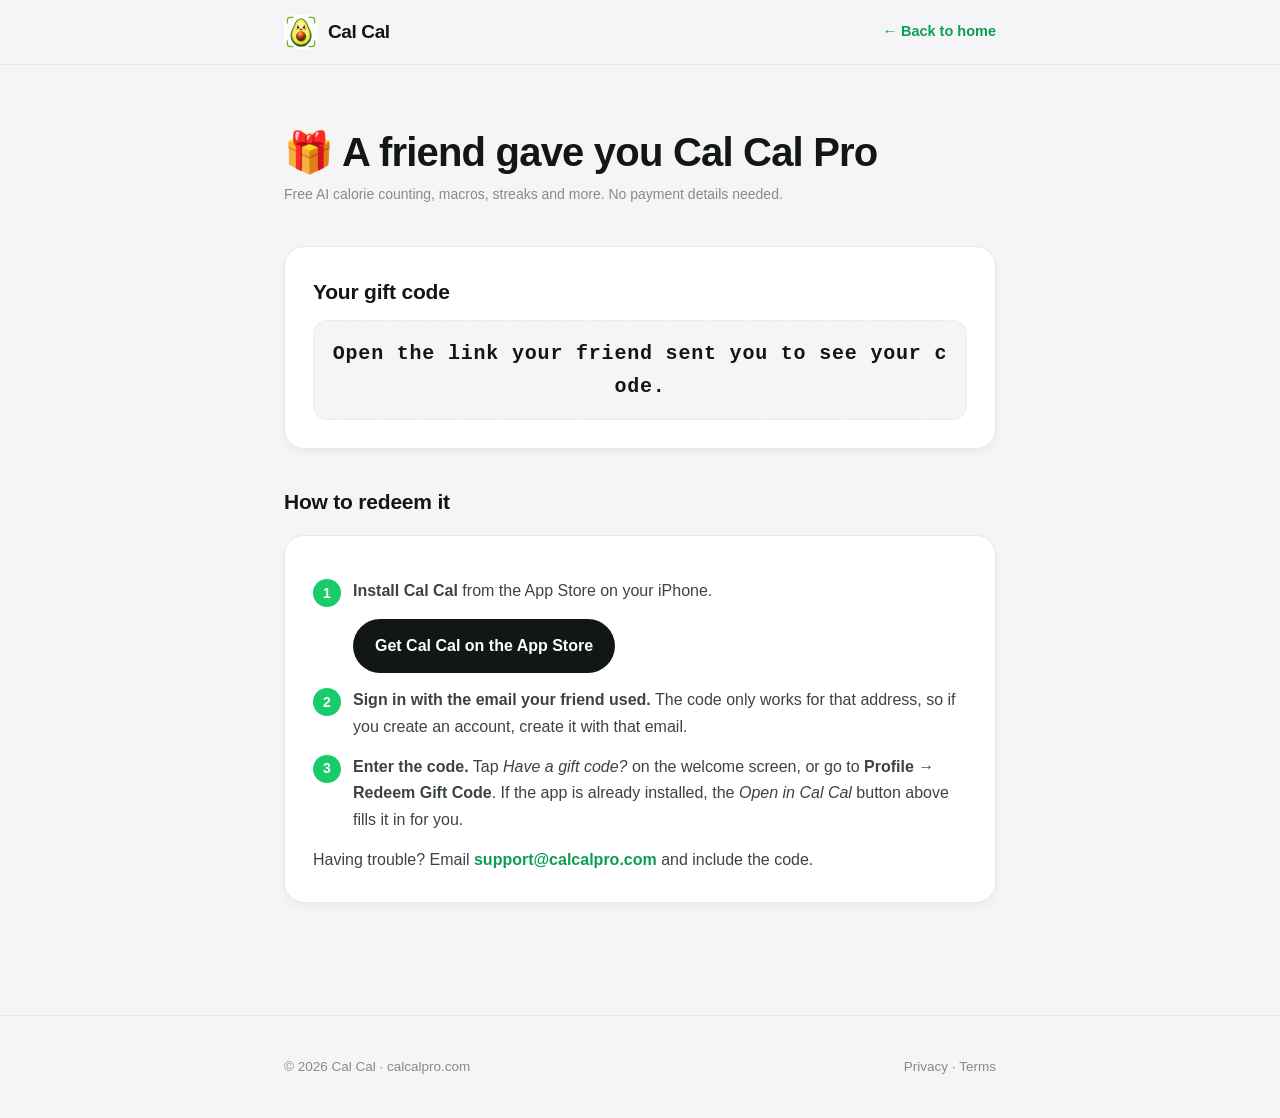
<file: gift.html>
<!DOCTYPE html>
<html lang="en">
<head>
<meta charset="UTF-8">
<meta name="viewport" content="width=device-width, initial-scale=1.0">
<title>Your Cal Cal Pro gift</title>
<meta name="description" content="A friend gave you Cal Cal Pro for free. Here is how to redeem your gift code.">
<meta name="robots" content="noindex">
<link rel="icon" type="image/png" href="img/favicon.png">
<link rel="apple-touch-icon" href="img/apple-touch-icon.png">
<link rel="stylesheet" href="legal.css">
<style>
  .code{font-family:ui-monospace,SFMono-Regular,Menlo,Consolas,monospace;font-size:clamp(15px,3.6vw,20px);font-weight:700;letter-spacing:.04em;background:var(--bg);border:1px dashed var(--hairline);border-radius:14px;padding:16px 18px;text-align:center;word-break:break-all;user-select:all;-webkit-user-select:all}
  .cta{display:inline-flex;align-items:center;justify-content:center;gap:8px;background:var(--ink);color:#fff !important;border-radius:999px;padding:14px 22px;font-weight:700;font-size:16px;margin-top:14px}
  .cta:hover{text-decoration:none;opacity:.92}
  .cta.secondary{background:var(--card);color:var(--ink) !important;border:1px solid var(--hairline)}
  .steps{counter-reset:s;list-style:none;padding:0}
  .steps li{counter-increment:s;position:relative;padding-left:40px;margin:14px 0}
  .steps li::before{content:counter(s);position:absolute;left:0;top:1px;width:28px;height:28px;border-radius:50%;background:var(--accent);color:#fff;font-weight:800;font-size:14px;display:flex;align-items:center;justify-content:center}
  .copied{color:var(--accent-dark);font-size:14px;margin-left:10px}
  .hidden{display:none}
</style>
</head>
<body>
<header>
  <div class="wrap nav">
    <a class="logo" href="index.html">
      <img src="img/logo.png" alt="" width="34" height="34">
      Cal Cal
    </a>
    <a class="back" href="index.html">← Back to home</a>
  </div>
</header>
<main>
  <div class="wrap">
    <h1>🎁 A friend gave you Cal Cal Pro</h1>
    <p class="updated">Free AI calorie counting, macros, streaks and more. No payment details needed.</p>

    <div class="card" id="codeCard">
      <h2 style="margin-top:0">Your gift code</h2>
      <div class="code" id="code">Open the link your friend sent you to see your code.</div>
      <div id="codeActions" class="hidden">
        <a class="cta secondary" href="#" id="copy">Copy code</a><span class="copied hidden" id="copied">Copied</span>
        <a class="cta" href="#" id="openApp">Open in Cal Cal</a>
      </div>
    </div>

    <h2>How to redeem it</h2>
    <div class="card">
      <ol class="steps">
        <li><strong>Install Cal Cal</strong> from the App Store on your iPhone.<br>
          <a class="cta" href="https://apps.apple.com/us/app/cal-cal-ai-calorie-counter/id6787576503">Get Cal Cal on the App Store</a></li>
        <li><strong>Sign in with the email your friend used.</strong> The code only works for that address, so if you create an account, create it with that email.</li>
        <li><strong>Enter the code.</strong> Tap <em>Have a gift code?</em> on the welcome screen, or go to <strong>Profile → Redeem Gift Code</strong>. If the app is already installed, the <em>Open in Cal Cal</em> button above fills it in for you.</li>
      </ol>
      <p style="margin-top:12px">Having trouble? Email <a href="mailto:support@calcalpro.com">support@calcalpro.com</a> and include the code.</p>
    </div>
  </div>
</main>
<footer>
  <div class="wrap">
    <span>© 2026 Cal Cal · calcalpro.com</span>
    <span><a href="privacy.html">Privacy</a> · <a href="terms.html">Terms</a></span>
  </div>
</footer>
<script>
  (function () {
    var raw = new URLSearchParams(location.search).get("code") || "";
    var code = raw.toUpperCase().replace(/[^A-Z0-9-]/g, "");
    if (!code) return;
    document.getElementById("code").textContent = code;
    document.getElementById("codeActions").classList.remove("hidden");
    document.getElementById("openApp").href = "macrosnap://gift?code=" + encodeURIComponent(code);
    document.getElementById("copy").addEventListener("click", function (e) {
      e.preventDefault();
      var done = function () { document.getElementById("copied").classList.remove("hidden"); };
      if (navigator.clipboard) { navigator.clipboard.writeText(code).then(done, done); }
      else {
        var r = document.createRange(); r.selectNodeContents(document.getElementById("code"));
        var s = window.getSelection(); s.removeAllRanges(); s.addRange(r); done();
      }
    });
  })();
</script>
</body>
</html>
</file>
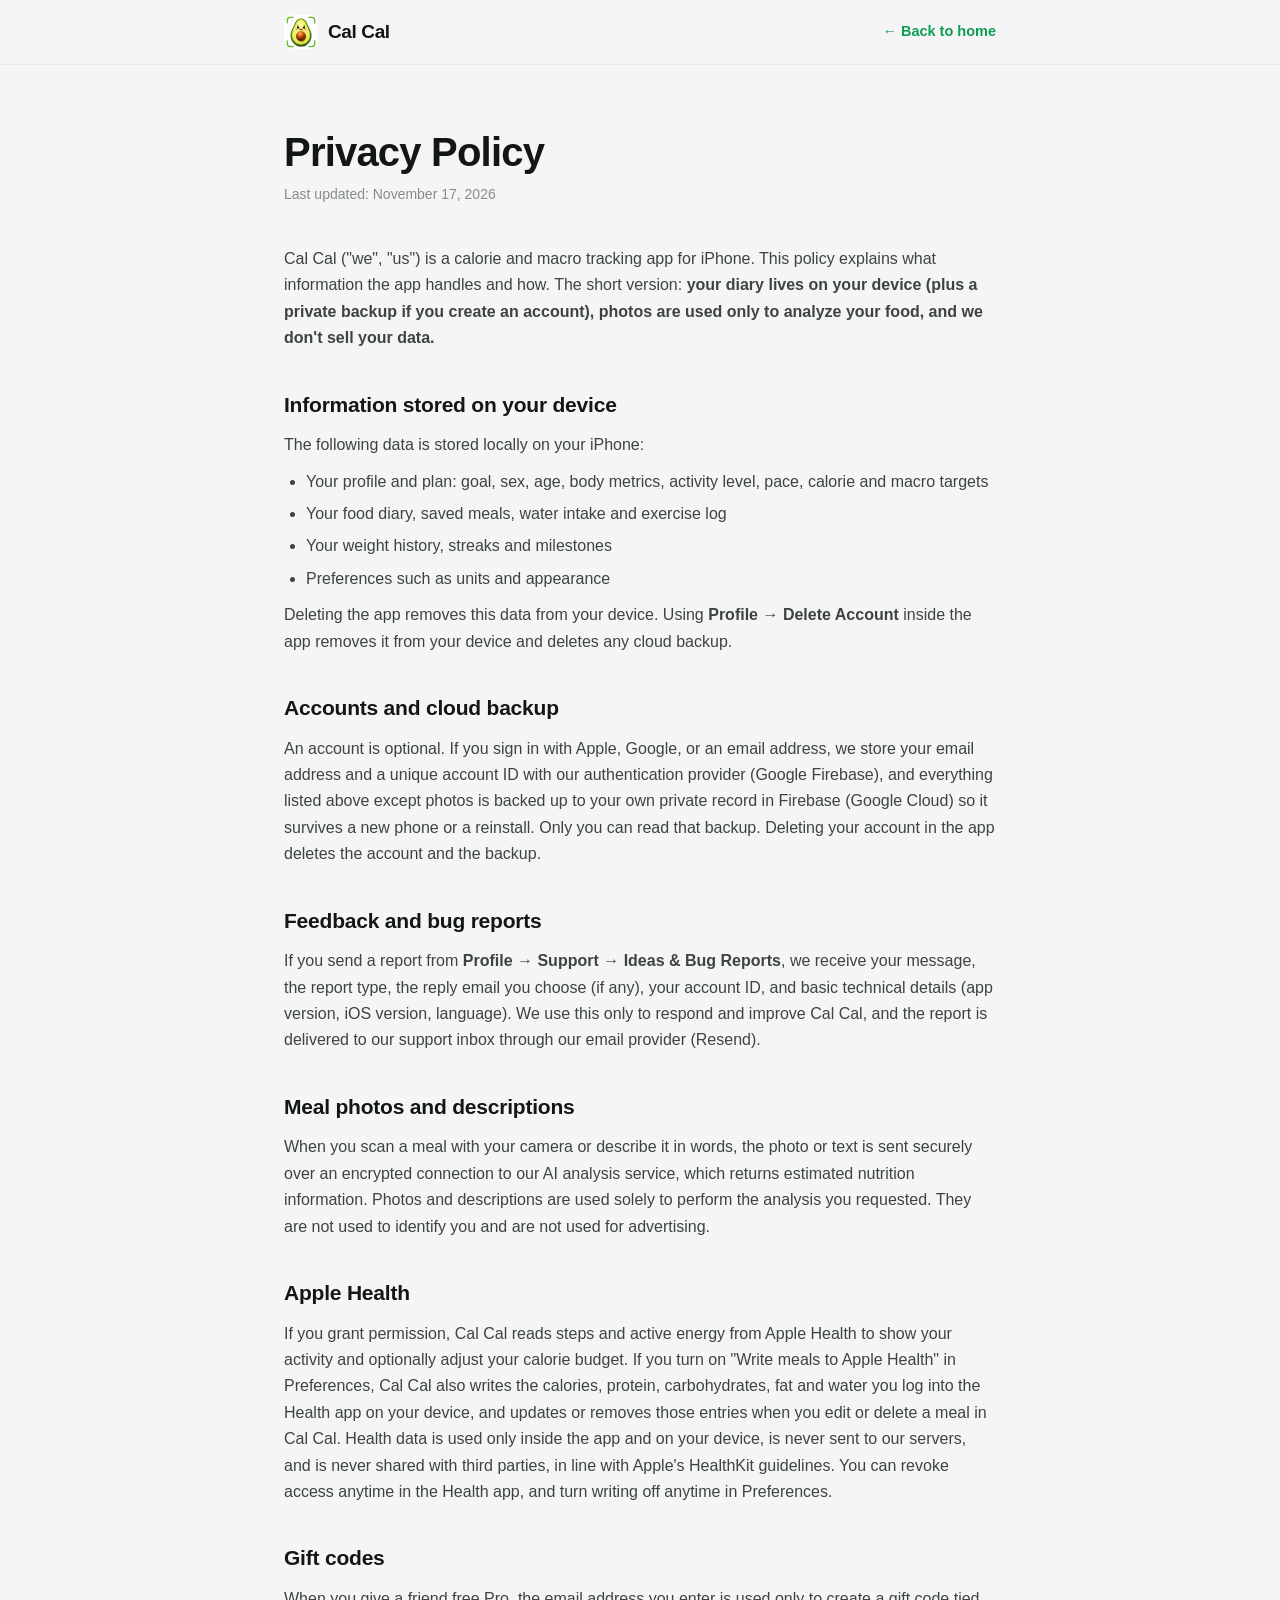
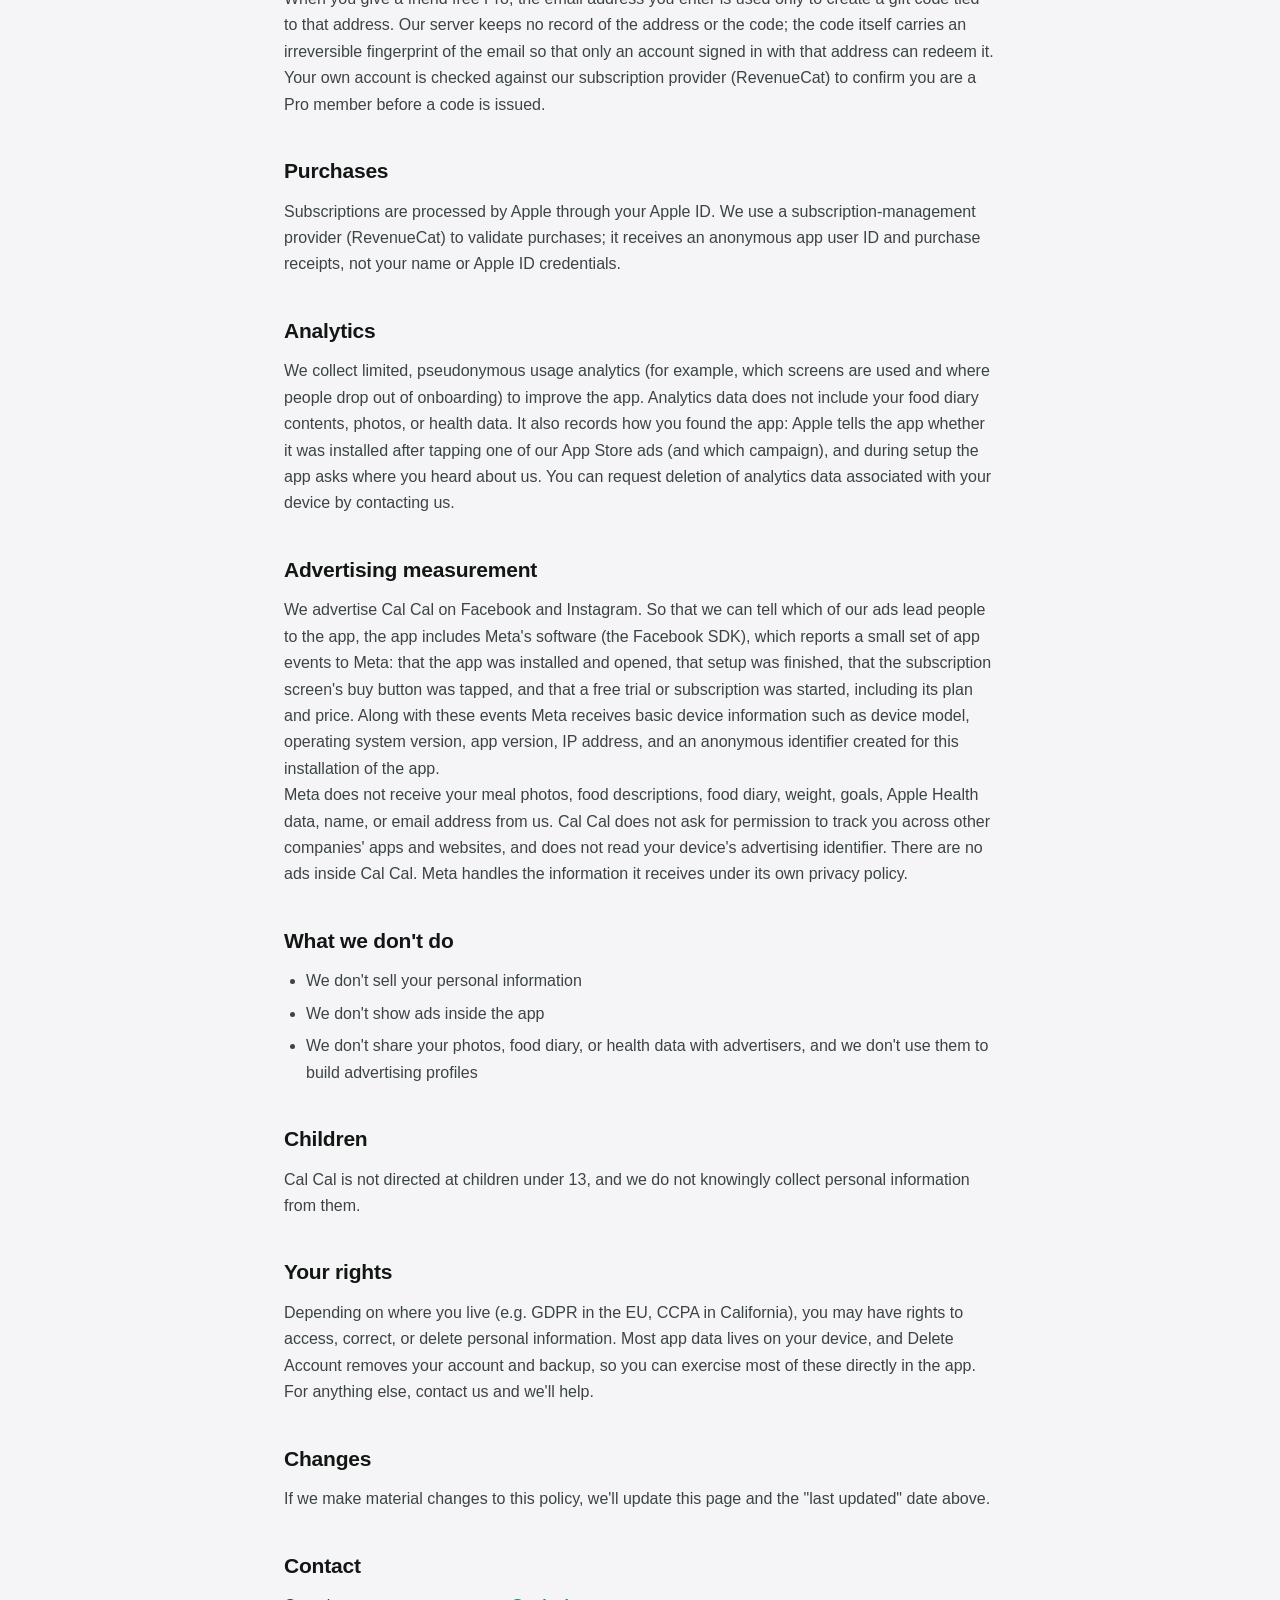
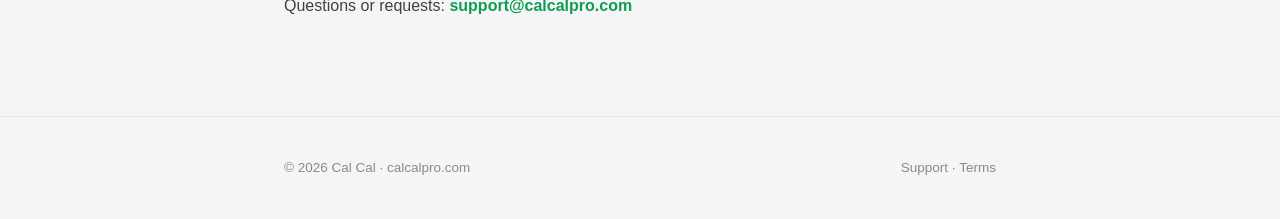
<file: privacy.html>
<!DOCTYPE html>
<html lang="en">
<head>
<meta charset="UTF-8">
<meta name="viewport" content="width=device-width, initial-scale=1.0">
<title>Privacy Policy — Cal Cal</title>
<meta name="description" content="Cal Cal privacy policy.">
<link rel="icon" type="image/png" href="img/favicon.png">
<link rel="apple-touch-icon" href="img/apple-touch-icon.png">
<link rel="stylesheet" href="legal.css">
</head>
<body>
<header>
  <div class="wrap nav">
    <a class="logo" href="index.html">
      <img src="img/logo.png" alt="" width="34" height="34">
      Cal Cal
    </a>
    <a class="back" href="index.html">← Back to home</a>
  </div>
</header>
<main>
  <div class="wrap">
    <h1>Privacy Policy</h1>
    <p class="updated">Last updated: November 17, 2026</p>

    <p>Cal Cal ("we", "us") is a calorie and macro tracking app for iPhone. This policy explains what information the app handles and how. The short version: <strong>your diary lives on your device (plus a private backup if you create an account), photos are used only to analyze your food, and we don't sell your data.</strong></p>

    <h2>Information stored on your device</h2>
    <p>The following data is stored locally on your iPhone:</p>
    <ul>
      <li>Your profile and plan: goal, sex, age, body metrics, activity level, pace, calorie and macro targets</li>
      <li>Your food diary, saved meals, water intake and exercise log</li>
      <li>Your weight history, streaks and milestones</li>
      <li>Preferences such as units and appearance</li>
    </ul>
    <p>Deleting the app removes this data from your device. Using <strong>Profile → Delete Account</strong> inside the app removes it from your device and deletes any cloud backup.</p>

    <h2>Accounts and cloud backup</h2>
    <p>An account is optional. If you sign in with Apple, Google, or an email address, we store your email address and a unique account ID with our authentication provider (Google Firebase), and everything listed above except photos is backed up to your own private record in Firebase (Google Cloud) so it survives a new phone or a reinstall. Only you can read that backup. Deleting your account in the app deletes the account and the backup.</p>

    <h2>Feedback and bug reports</h2>
    <p>If you send a report from <strong>Profile → Support → Ideas &amp; Bug Reports</strong>, we receive your message, the report type, the reply email you choose (if any), your account ID, and basic technical details (app version, iOS version, language). We use this only to respond and improve Cal Cal, and the report is delivered to our support inbox through our email provider (Resend).</p>

    <h2>Meal photos and descriptions</h2>
    <p>When you scan a meal with your camera or describe it in words, the photo or text is sent securely over an encrypted connection to our AI analysis service, which returns estimated nutrition information. Photos and descriptions are used solely to perform the analysis you requested. They are not used to identify you and are not used for advertising.</p>

    <h2>Apple Health</h2>
    <p>If you grant permission, Cal Cal reads steps and active energy from Apple Health to show your activity and optionally adjust your calorie budget. If you turn on "Write meals to Apple Health" in Preferences, Cal Cal also writes the calories, protein, carbohydrates, fat and water you log into the Health app on your device, and updates or removes those entries when you edit or delete a meal in Cal Cal. Health data is used only inside the app and on your device, is never sent to our servers, and is never shared with third parties, in line with Apple's HealthKit guidelines. You can revoke access anytime in the Health app, and turn writing off anytime in Preferences.</p>

    <h2>Gift codes</h2>
    <p>When you give a friend free Pro, the email address you enter is used only to create a gift code tied to that address. Our server keeps no record of the address or the code; the code itself carries an irreversible fingerprint of the email so that only an account signed in with that address can redeem it. Your own account is checked against our subscription provider (RevenueCat) to confirm you are a Pro member before a code is issued.</p>

    <h2>Purchases</h2>
    <p>Subscriptions are processed by Apple through your Apple ID. We use a subscription-management provider (RevenueCat) to validate purchases; it receives an anonymous app user ID and purchase receipts, not your name or Apple ID credentials.</p>

    <h2>Analytics</h2>
    <p>We collect limited, pseudonymous usage analytics (for example, which screens are used and where people drop out of onboarding) to improve the app. Analytics data does not include your food diary contents, photos, or health data. It also records how you found the app: Apple tells the app whether it was installed after tapping one of our App Store ads (and which campaign), and during setup the app asks where you heard about us. You can request deletion of analytics data associated with your device by contacting us.</p>

    <h2>Advertising measurement</h2>
    <p>We advertise Cal Cal on Facebook and Instagram. So that we can tell which of our ads lead people to the app, the app includes Meta's software (the Facebook SDK), which reports a small set of app events to Meta: that the app was installed and opened, that setup was finished, that the subscription screen's buy button was tapped, and that a free trial or subscription was started, including its plan and price. Along with these events Meta receives basic device information such as device model, operating system version, app version, IP address, and an anonymous identifier created for this installation of the app.</p>
    <p>Meta does not receive your meal photos, food descriptions, food diary, weight, goals, Apple Health data, name, or email address from us. Cal Cal does not ask for permission to track you across other companies' apps and websites, and does not read your device's advertising identifier. There are no ads inside Cal Cal. Meta handles the information it receives under its own privacy policy.</p>

    <h2>What we don't do</h2>
    <ul>
      <li>We don't sell your personal information</li>
      <li>We don't show ads inside the app</li>
      <li>We don't share your photos, food diary, or health data with advertisers, and we don't use them to build advertising profiles</li>
    </ul>

    <h2>Children</h2>
    <p>Cal Cal is not directed at children under 13, and we do not knowingly collect personal information from them.</p>

    <h2>Your rights</h2>
    <p>Depending on where you live (e.g. GDPR in the EU, CCPA in California), you may have rights to access, correct, or delete personal information. Most app data lives on your device, and Delete Account removes your account and backup, so you can exercise most of these directly in the app. For anything else, contact us and we'll help.</p>

    <h2>Changes</h2>
    <p>If we make material changes to this policy, we'll update this page and the "last updated" date above.</p>

    <h2>Contact</h2>
    <p>Questions or requests: <a href="mailto:support@calcalpro.com">support@calcalpro.com</a></p>
  </div>
</main>
<footer>
  <div class="wrap">
    <span>© 2026 Cal Cal · calcalpro.com</span>
    <span><a href="support.html">Support</a> · <a href="terms.html">Terms</a></span>
  </div>
</footer>
</body>
</html>
</file>
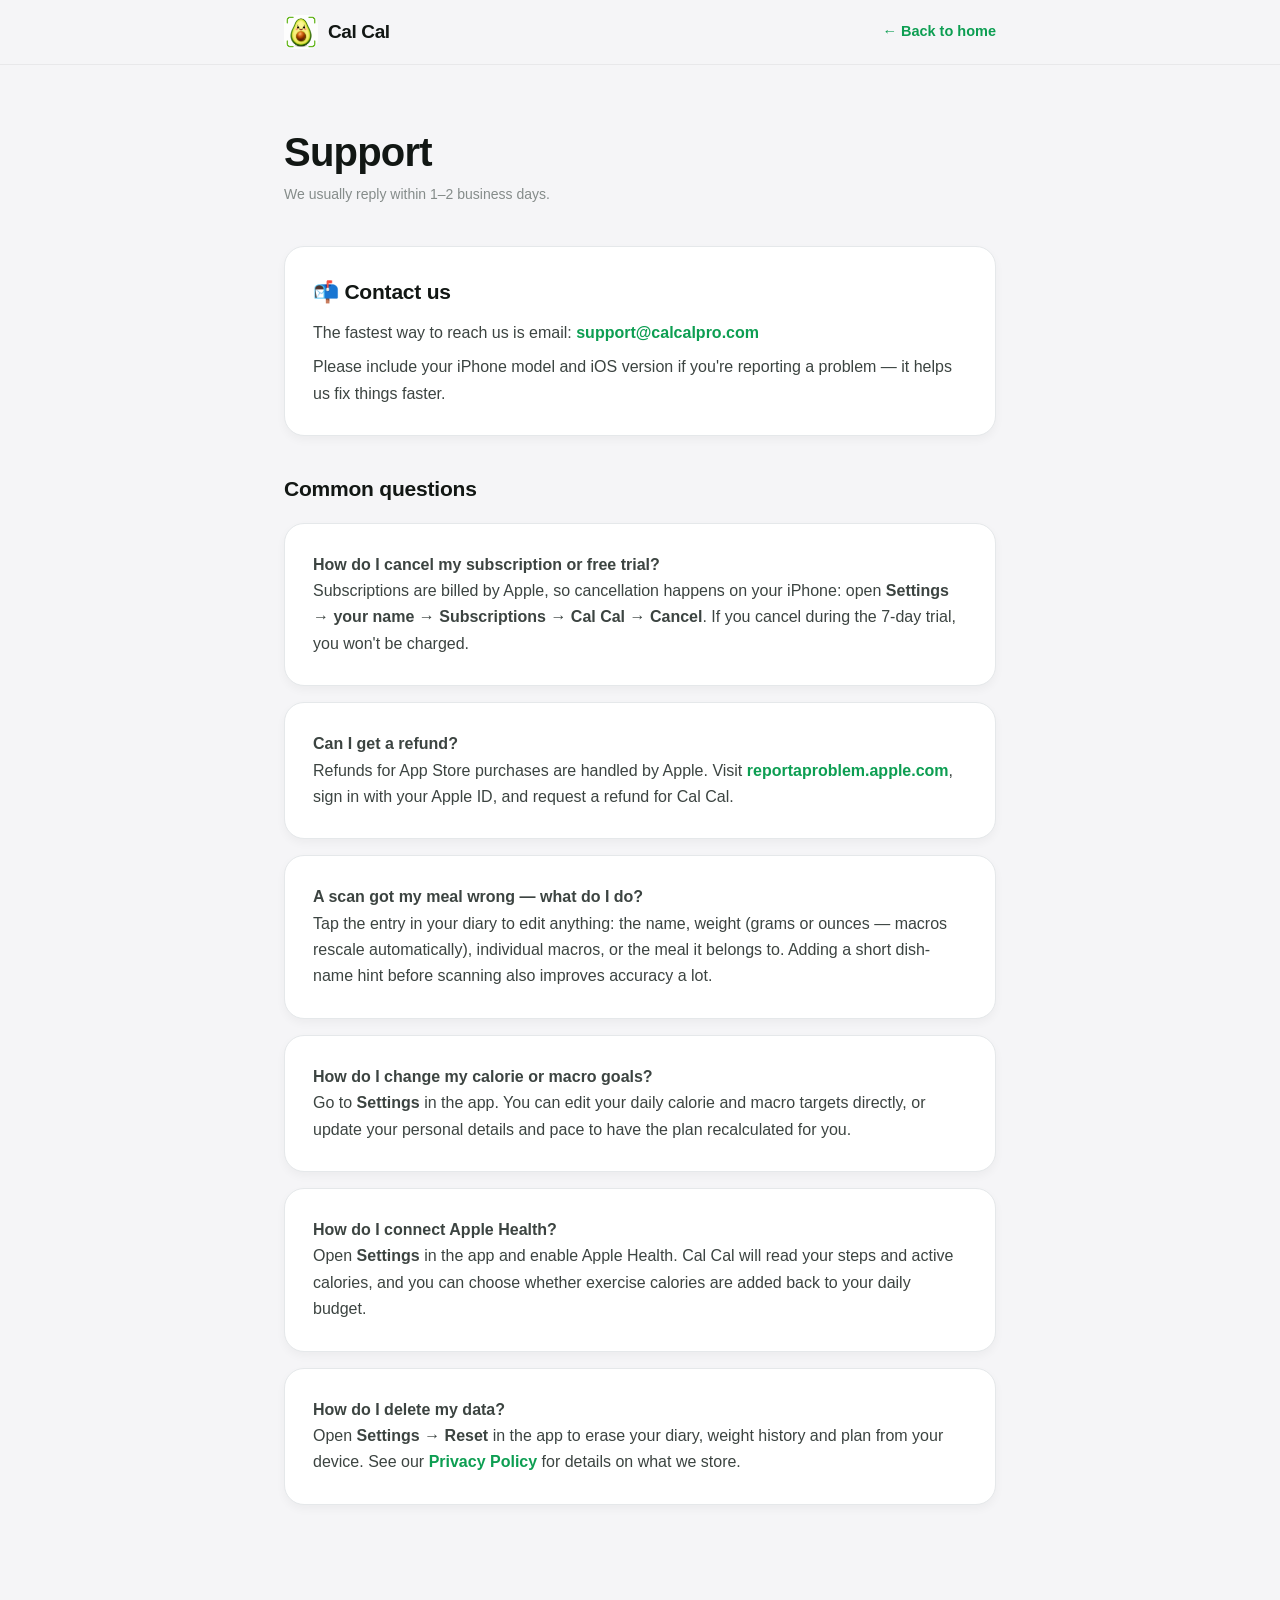
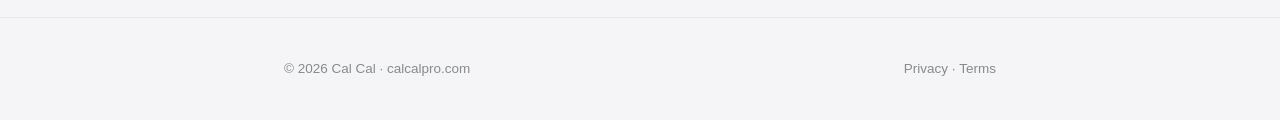
<file: support.html>
<!DOCTYPE html>
<html lang="en">
<head>
<meta charset="UTF-8">
<meta name="viewport" content="width=device-width, initial-scale=1.0">
<title>Support — Cal Cal</title>
<meta name="description" content="Get help with Cal Cal — the AI calorie & macro tracker.">
<link rel="icon" type="image/png" href="img/favicon.png">
<link rel="apple-touch-icon" href="img/apple-touch-icon.png">
<link rel="stylesheet" href="legal.css">
</head>
<body>
<header>
  <div class="wrap nav">
    <a class="logo" href="index.html">
      <img src="img/logo.png" alt="" width="34" height="34">
      Cal Cal
    </a>
    <a class="back" href="index.html">← Back to home</a>
  </div>
</header>
<main>
  <div class="wrap">
    <h1>Support</h1>
    <p class="updated">We usually reply within 1–2 business days.</p>

    <div class="card">
      <h2 style="margin-top:0">📬 Contact us</h2>
      <p>The fastest way to reach us is email: <a href="mailto:support@calcalpro.com">support@calcalpro.com</a></p>
      <p style="margin-top:8px">Please include your iPhone model and iOS version if you're reporting a problem — it helps us fix things faster.</p>
    </div>

    <h2>Common questions</h2>

    <div class="card">
      <p><strong>How do I cancel my subscription or free trial?</strong></p>
      <p>Subscriptions are billed by Apple, so cancellation happens on your iPhone: open <strong>Settings → your name → Subscriptions → Cal Cal → Cancel</strong>. If you cancel during the 7-day trial, you won't be charged.</p>
    </div>

    <div class="card">
      <p><strong>Can I get a refund?</strong></p>
      <p>Refunds for App Store purchases are handled by Apple. Visit <a href="https://reportaproblem.apple.com" rel="noopener">reportaproblem.apple.com</a>, sign in with your Apple ID, and request a refund for Cal Cal.</p>
    </div>

    <div class="card">
      <p><strong>A scan got my meal wrong — what do I do?</strong></p>
      <p>Tap the entry in your diary to edit anything: the name, weight (grams or ounces — macros rescale automatically), individual macros, or the meal it belongs to. Adding a short dish-name hint before scanning also improves accuracy a lot.</p>
    </div>

    <div class="card">
      <p><strong>How do I change my calorie or macro goals?</strong></p>
      <p>Go to <strong>Settings</strong> in the app. You can edit your daily calorie and macro targets directly, or update your personal details and pace to have the plan recalculated for you.</p>
    </div>

    <div class="card">
      <p><strong>How do I connect Apple Health?</strong></p>
      <p>Open <strong>Settings</strong> in the app and enable Apple Health. Cal Cal will read your steps and active calories, and you can choose whether exercise calories are added back to your daily budget.</p>
    </div>

    <div class="card">
      <p><strong>How do I delete my data?</strong></p>
      <p>Open <strong>Settings → Reset</strong> in the app to erase your diary, weight history and plan from your device. See our <a href="privacy.html">Privacy Policy</a> for details on what we store.</p>
    </div>
  </div>
</main>
<footer>
  <div class="wrap">
    <span>© 2026 Cal Cal · calcalpro.com</span>
    <span><a href="privacy.html">Privacy</a> · <a href="terms.html">Terms</a></span>
  </div>
</footer>
</body>
</html>
</file>
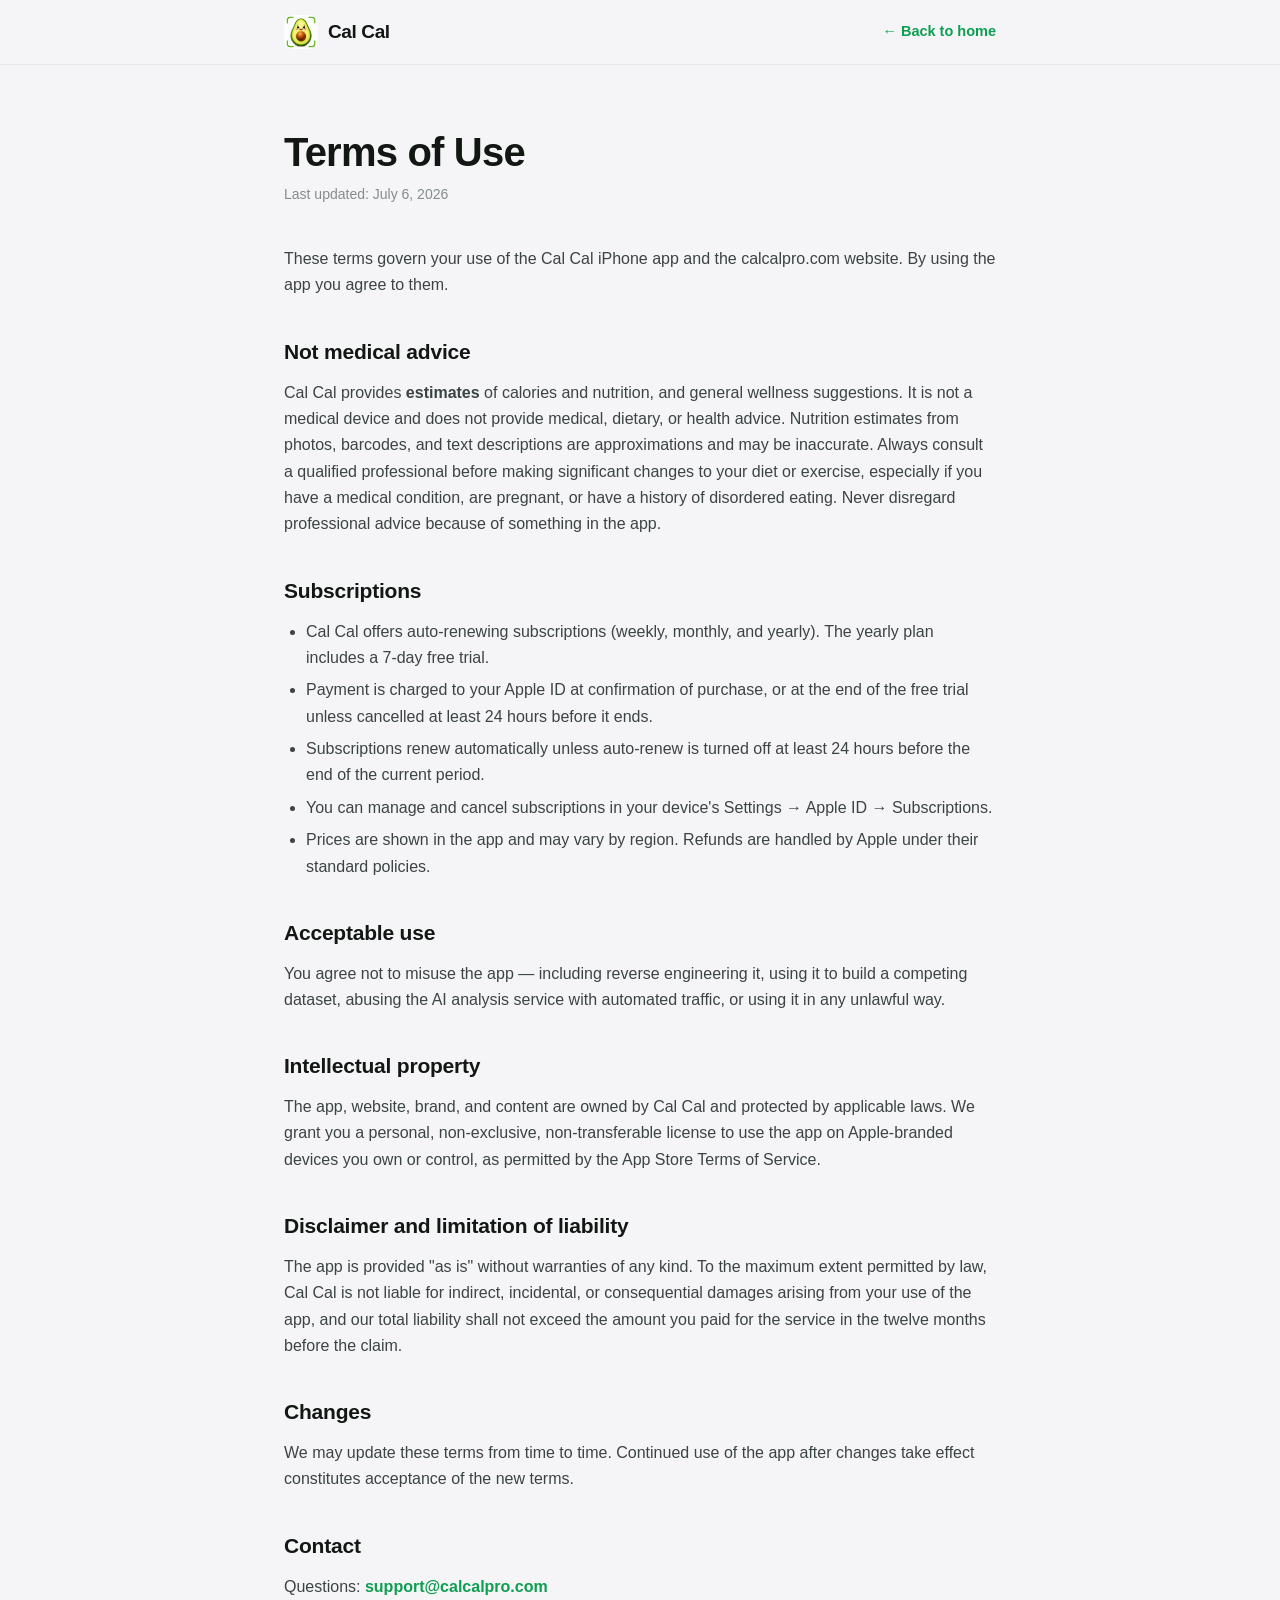
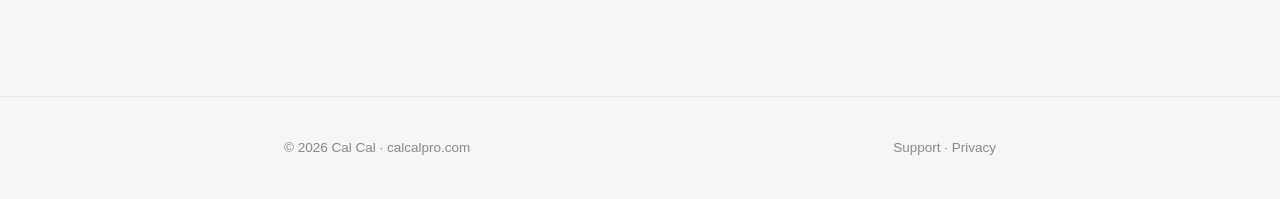
<file: terms.html>
<!DOCTYPE html>
<html lang="en">
<head>
<meta charset="UTF-8">
<meta name="viewport" content="width=device-width, initial-scale=1.0">
<title>Terms of Use — Cal Cal</title>
<meta name="description" content="Cal Cal terms of use.">
<link rel="icon" type="image/png" href="img/favicon.png">
<link rel="apple-touch-icon" href="img/apple-touch-icon.png">
<link rel="stylesheet" href="legal.css">
</head>
<body>
<header>
  <div class="wrap nav">
    <a class="logo" href="index.html">
      <img src="img/logo.png" alt="" width="34" height="34">
      Cal Cal
    </a>
    <a class="back" href="index.html">← Back to home</a>
  </div>
</header>
<main>
  <div class="wrap">
    <h1>Terms of Use</h1>
    <p class="updated">Last updated: July 6, 2026</p>

    <p>These terms govern your use of the Cal Cal iPhone app and the calcalpro.com website. By using the app you agree to them.</p>

    <h2>Not medical advice</h2>
    <p>Cal Cal provides <strong>estimates</strong> of calories and nutrition, and general wellness suggestions. It is not a medical device and does not provide medical, dietary, or health advice. Nutrition estimates from photos, barcodes, and text descriptions are approximations and may be inaccurate. Always consult a qualified professional before making significant changes to your diet or exercise, especially if you have a medical condition, are pregnant, or have a history of disordered eating. Never disregard professional advice because of something in the app.</p>

    <h2>Subscriptions</h2>
    <ul>
      <li>Cal Cal offers auto-renewing subscriptions (weekly, monthly, and yearly). The yearly plan includes a 7-day free trial.</li>
      <li>Payment is charged to your Apple ID at confirmation of purchase, or at the end of the free trial unless cancelled at least 24 hours before it ends.</li>
      <li>Subscriptions renew automatically unless auto-renew is turned off at least 24 hours before the end of the current period.</li>
      <li>You can manage and cancel subscriptions in your device's Settings → Apple ID → Subscriptions.</li>
      <li>Prices are shown in the app and may vary by region. Refunds are handled by Apple under their standard policies.</li>
    </ul>

    <h2>Acceptable use</h2>
    <p>You agree not to misuse the app — including reverse engineering it, using it to build a competing dataset, abusing the AI analysis service with automated traffic, or using it in any unlawful way.</p>

    <h2>Intellectual property</h2>
    <p>The app, website, brand, and content are owned by Cal Cal and protected by applicable laws. We grant you a personal, non-exclusive, non-transferable license to use the app on Apple-branded devices you own or control, as permitted by the App Store Terms of Service.</p>

    <h2>Disclaimer and limitation of liability</h2>
    <p>The app is provided "as is" without warranties of any kind. To the maximum extent permitted by law, Cal Cal is not liable for indirect, incidental, or consequential damages arising from your use of the app, and our total liability shall not exceed the amount you paid for the service in the twelve months before the claim.</p>

    <h2>Changes</h2>
    <p>We may update these terms from time to time. Continued use of the app after changes take effect constitutes acceptance of the new terms.</p>

    <h2>Contact</h2>
    <p>Questions: <a href="mailto:support@calcalpro.com">support@calcalpro.com</a></p>
  </div>
</main>
<footer>
  <div class="wrap">
    <span>© 2026 Cal Cal · calcalpro.com</span>
    <span><a href="support.html">Support</a> · <a href="privacy.html">Privacy</a></span>
  </div>
</footer>
</body>
</html>
</file>
<file: legal.css>
:root{
  --accent:#19CC6B; --accent-dark:#0D9E52;
  --bg:#F5F5F7; --card:#FFFFFF;
  --ink:#121714; --ink-2:#858C8A; --hairline:#E5E8EA;
  --font:-apple-system,BlinkMacSystemFont,"SF Pro Display","Segoe UI",Roboto,Inter,Helvetica,Arial,sans-serif;
}
*{margin:0;padding:0;box-sizing:border-box}
body{font-family:var(--font);background:var(--bg);color:var(--ink);line-height:1.65}
a{color:var(--accent-dark);text-decoration:none;font-weight:600}
a:hover{text-decoration:underline}
.wrap{max-width:760px;margin:0 auto;padding:0 24px}
header{position:sticky;top:0;background:rgba(245,245,247,.85);backdrop-filter:blur(16px);-webkit-backdrop-filter:blur(16px);border-bottom:1px solid rgba(0,0,0,.05);z-index:10}
.nav{display:flex;align-items:center;justify-content:space-between;height:64px}
.logo{display:flex;align-items:center;gap:10px;font-weight:800;font-size:19px;color:var(--ink);letter-spacing:-.02em}
.logo:hover{text-decoration:none}
.logo img{width:34px;height:34px;border-radius:9px}
.back{font-size:14.5px}
main{padding:64px 0 96px}
h1{font-size:clamp(30px,5vw,40px);letter-spacing:-.02em;line-height:1.15;margin-bottom:8px}
.updated{color:var(--ink-2);font-size:14px;margin-bottom:40px}
h2{font-size:21px;letter-spacing:-.01em;margin:36px 0 10px}
p,li{color:#3c4441;font-size:16px}
ul{padding-left:22px;margin:10px 0}
li{margin:6px 0}
.card{background:var(--card);border:1px solid var(--hairline);border-radius:20px;padding:28px;margin:16px 0;box-shadow:0 4px 10px rgba(0,0,0,.04)}
footer{padding:40px 0;color:var(--ink-2);font-size:13.5px;border-top:1px solid var(--hairline)}
footer .wrap{display:flex;justify-content:space-between;gap:12px;flex-wrap:wrap}
footer a{color:var(--ink-2);font-weight:500}
</file>
